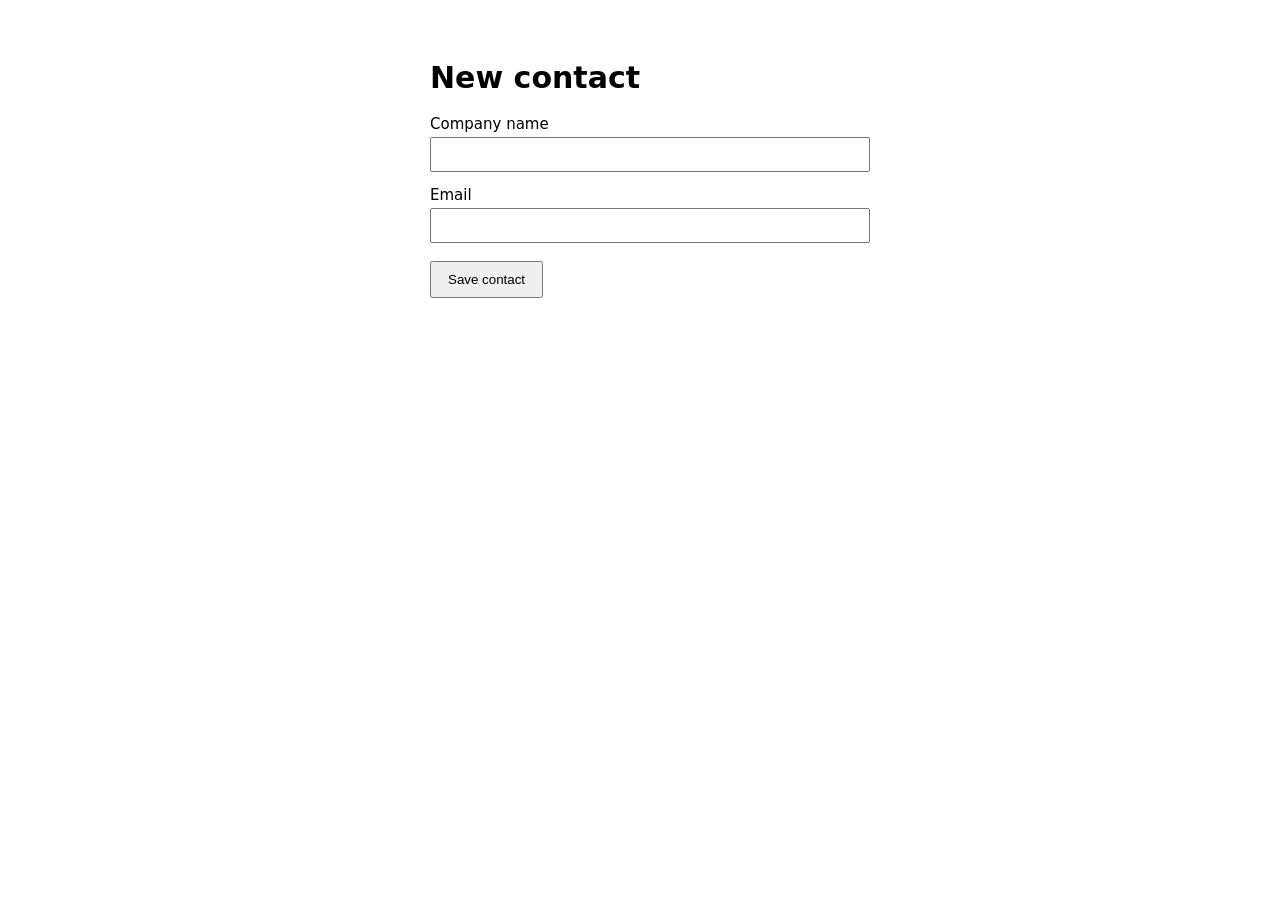
<file: fixtures/fake-crm.html>
<!doctype html><meta charset="utf-8"><title>Acme CRM</title>
<style>body{font:15px system-ui;max-width:420px;margin:60px auto}
label{display:block;margin:14px 0 4px}input{width:100%;padding:8px}
button{margin-top:18px;padding:9px 16px}#done{display:none;margin-top:20px;color:#137333}</style>
<h1>New contact</h1>
<form onsubmit="event.preventDefault();document.getElementById('done').style.display='block';
document.getElementById('ref').textContent='CRM-'+Math.floor(Math.random()*9000+1000)">
<label for="c">Company name</label><input id="c">
<label for="e">Email</label><input id="e">
<button type="submit">Save contact</button></form>
<div id="done">Contact saved. Reference <span id="ref"></span></div>
</file>
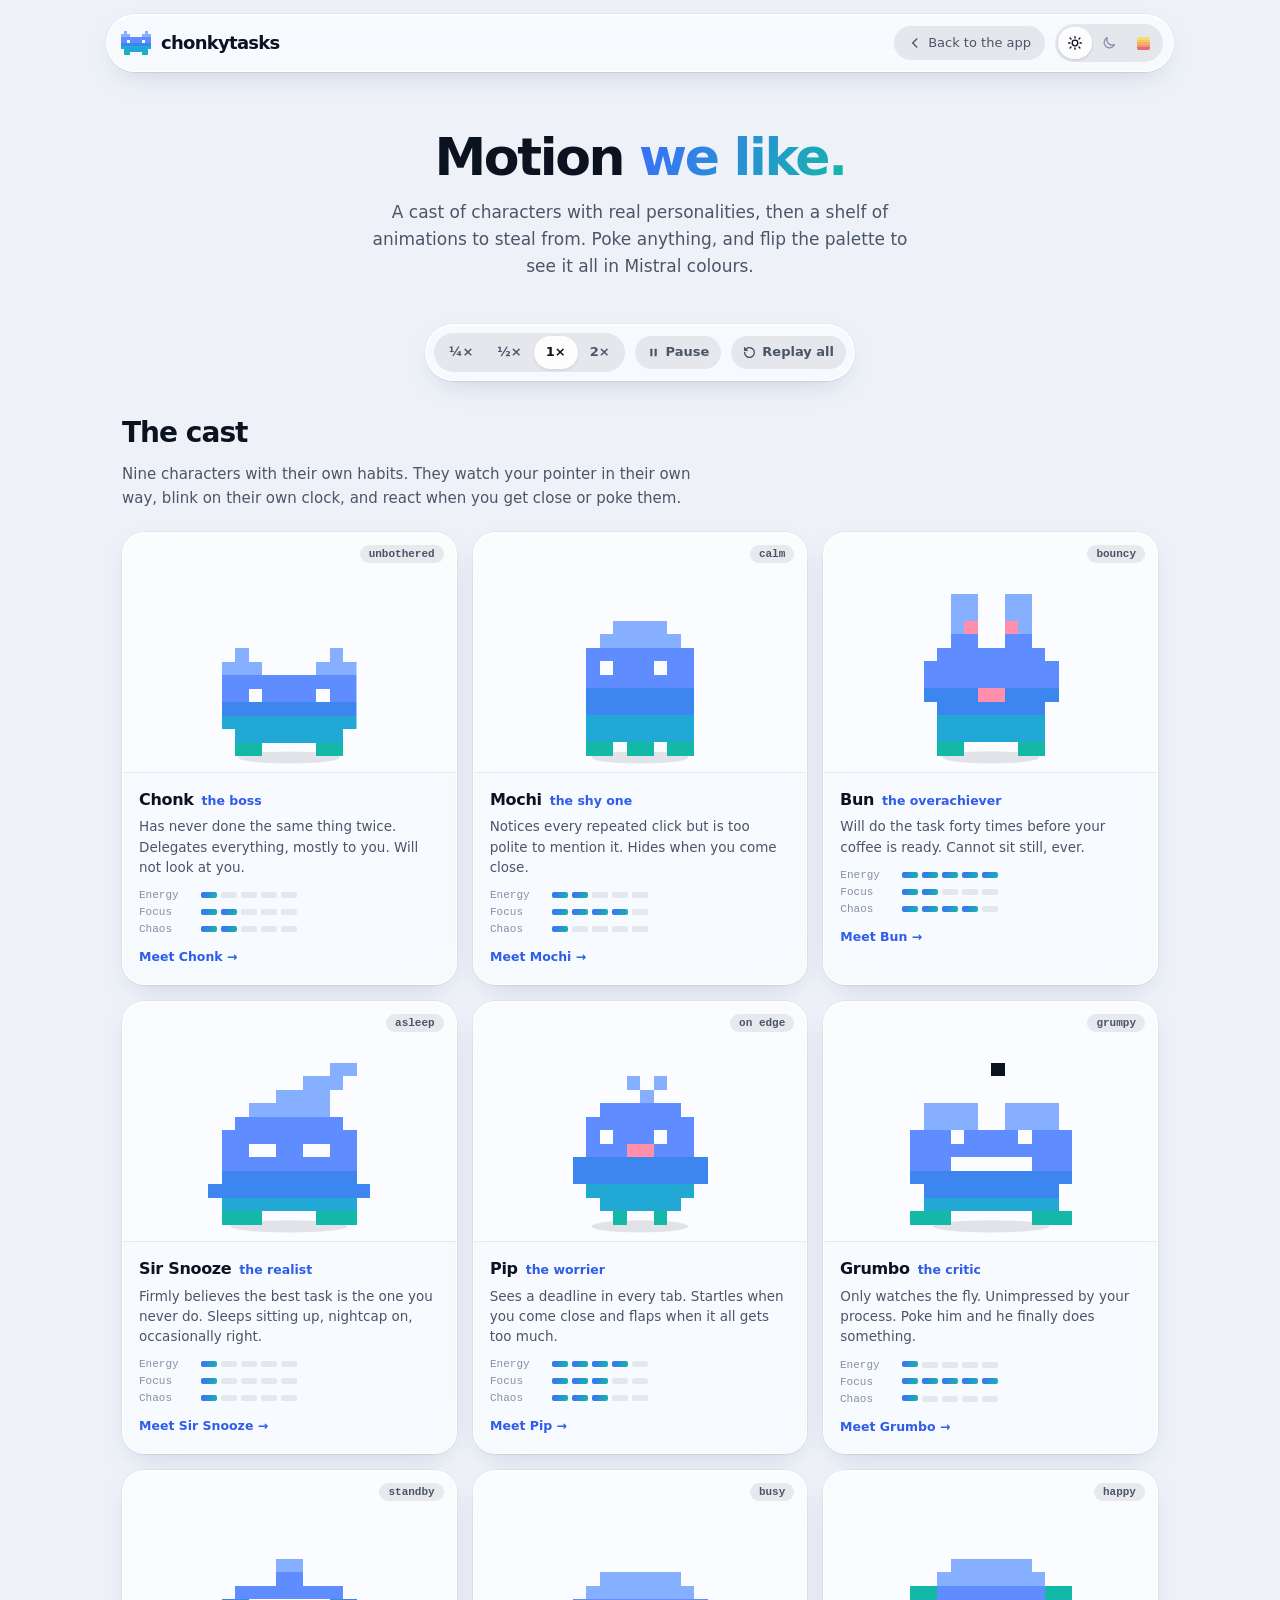
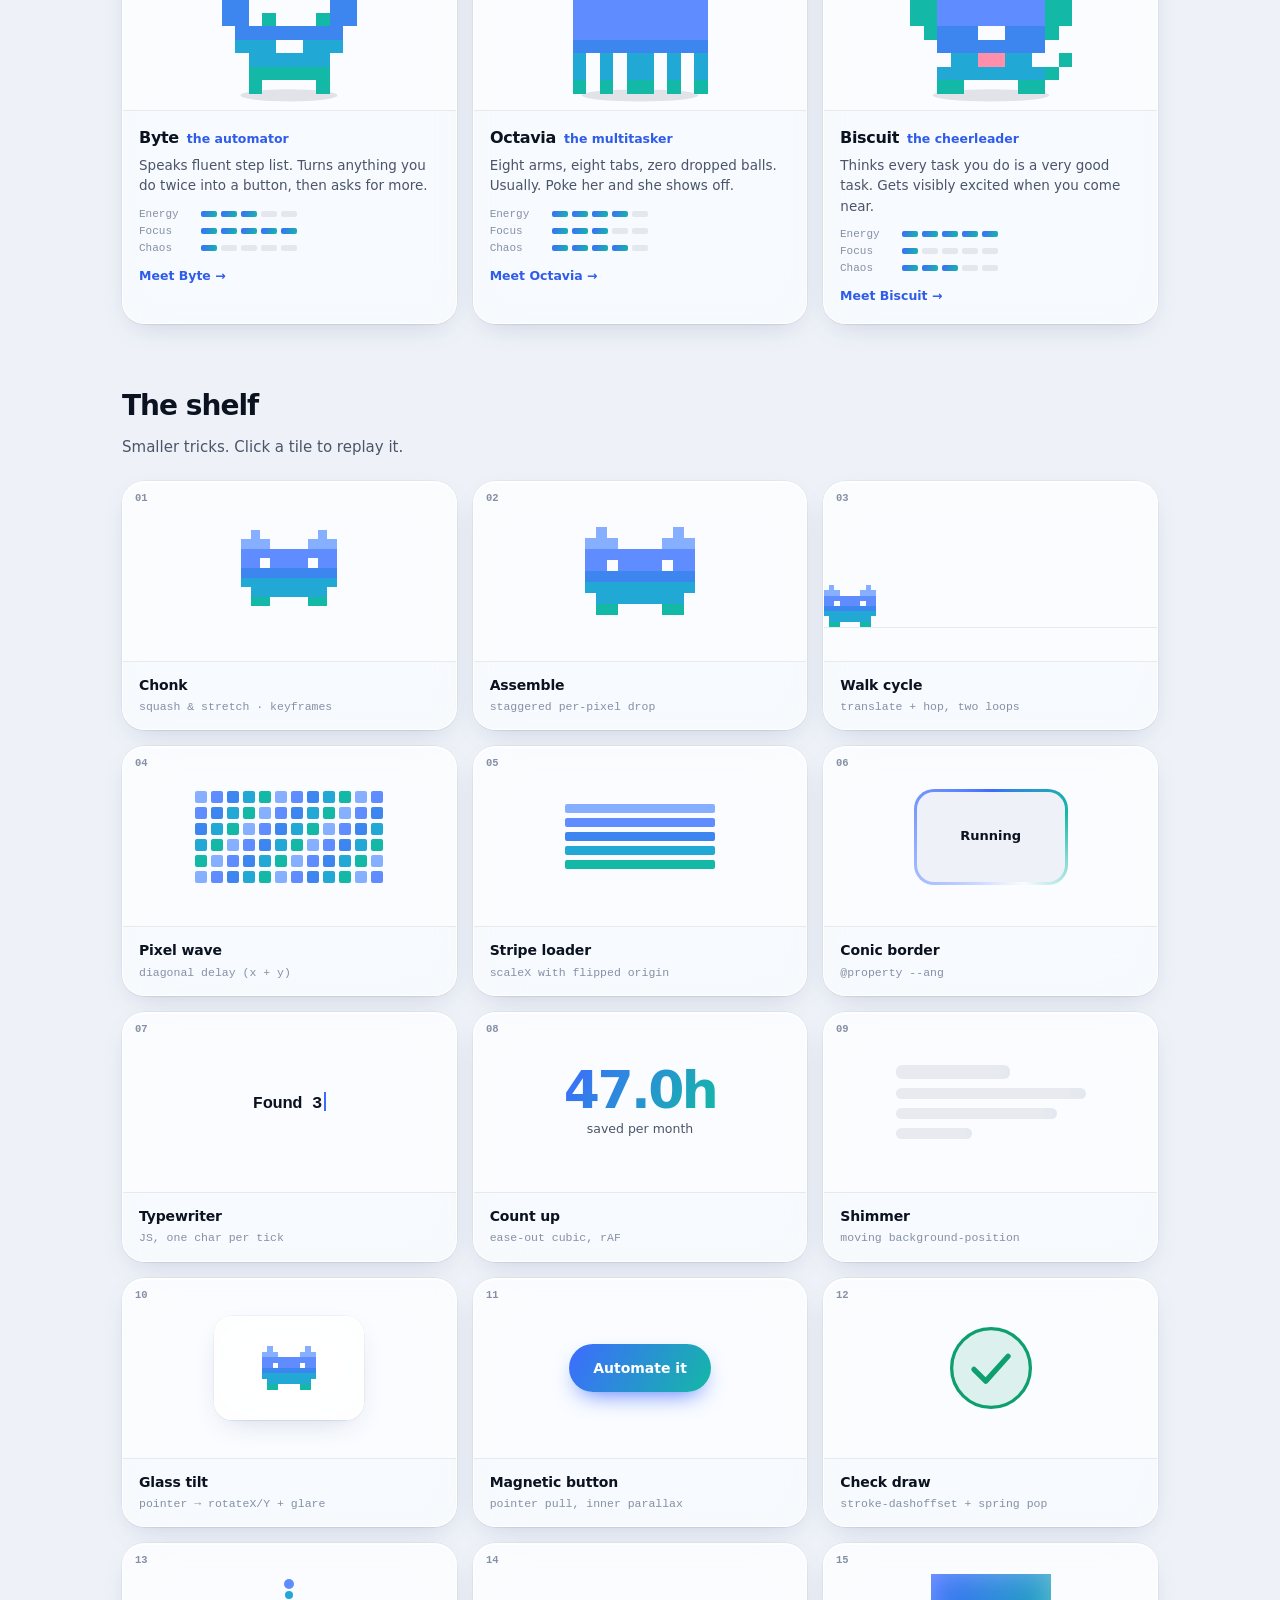
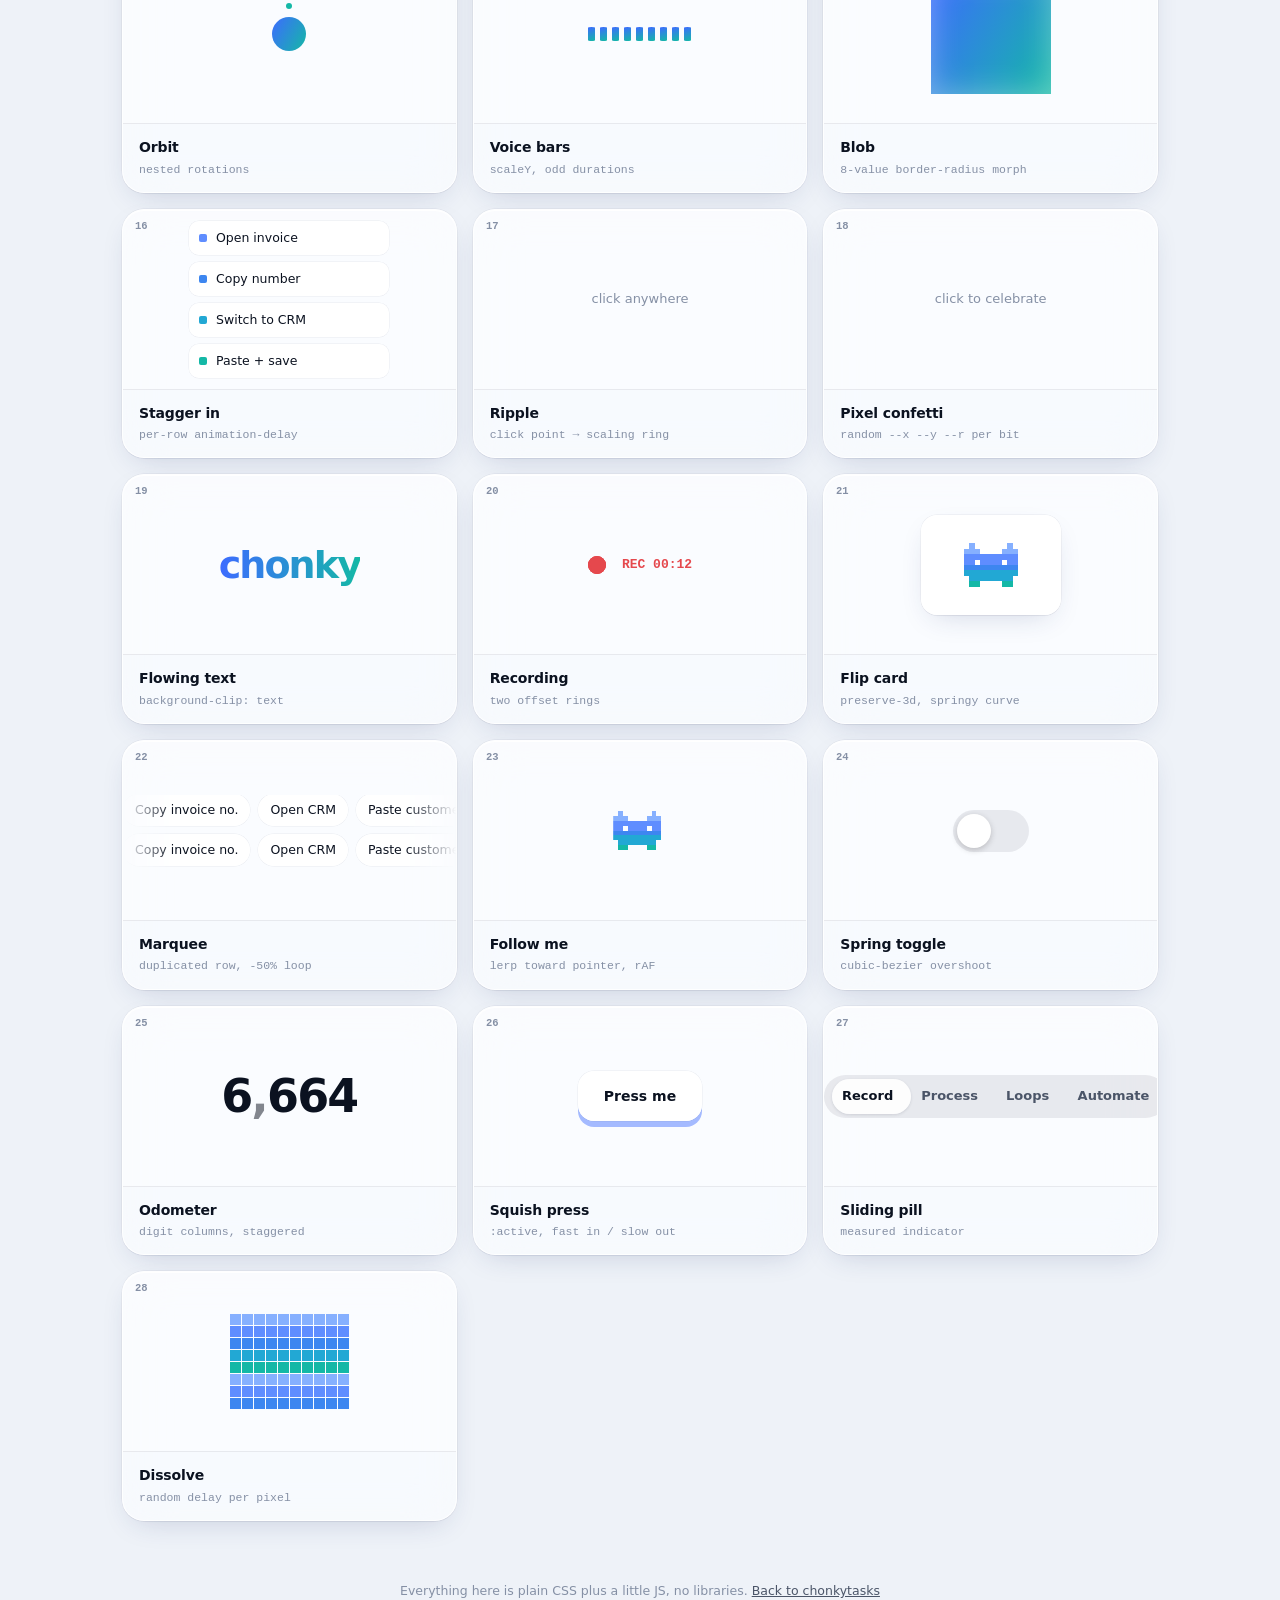
<file: ui/motion.html>
<!doctype html>
<html lang="en"><head><meta charset="utf-8">
<meta name="viewport" content="width=device-width,initial-scale=1">
<title>chonkytasks motion</title>
<meta name="description" content="A cast of pixel characters with their own personalities and a shelf of animations we like, in the chonkytasks palettes.">
<meta name="color-scheme" content="light dark">
<link rel="icon" type="image/svg+xml" href="/brand/mark-aqua-light.svg">
<link rel="help" type="text/plain" href="/llms.txt" title="How this app and page are organised">
<!-- For agents: everything here is rendered by the script at the bottom.
     CAST   the pixel characters. id, name, role, desc, habits, lines, px.map (digits 0-4 = palette
            bands, "." empty, "p" pink), px.parts (named groups that animate), px.eyes, click/near reactions.
            Each has a page at /motion.html#cast/<id>.
     T      the animation shelf tiles.
     Styles: "the cast" and "one page per character" blocks; per-character rules are .pup-<id>. -->
<script>
/* Same appearance switch as the app, same saved choice. */
function applyView(v){const r=document.documentElement;
  if(v==='light'||v==='dark') r.dataset.theme=v; else delete r.dataset.theme;
  if(v==='mistral') r.dataset.palette='mistral'; else delete r.dataset.palette;
  const l=document.querySelector('link[rel=icon]'); if(l) l.href='/brand/mark-'+(v==='mistral'?'mistral':'aqua')+'-light.svg';}
try{let v=localStorage.getItem('ct-view');const q=new URLSearchParams(location.search).get('palette');
  if(q==='mistral') v='mistral'; else if(q==='aqua'&&v==='mistral') v=null; applyView(v);}catch(e){}
</script>
<style>
/* ---- shared with index.html: palettes, glass, header ---- */
@property --ang{syntax:'<angle>';inherits:false;initial-value:0deg}
:root{
  /* palette "aqua" (default) */
  --bg:#eef2f8;
  --b1:#9cc3ff; --b2:#8fe3d3; --b3:#c4cdfb; --blob-o:.75;
  --glass:rgba(255,255,255,.58); --glass2:rgba(255,255,255,.78); --glass3:rgba(255,255,255,.9);
  --stroke:rgba(255,255,255,.85); --edge:rgba(15,23,42,.07); --hi:rgba(255,255,255,.95);
  --ink:#0b1220; --dim:#4b5568; --faint:#8590a5; --line:rgba(15,23,42,.08);
  --a1:#3d6bff; --a2:#14b8a6; --atext:#2f5ce8;
  --grad:linear-gradient(120deg,#3d6bff,#14b8a6);
  --stripes:linear-gradient(90deg,#4a7bff,#2f9ff0 50%,#1fc8b4);
  --ok:#0e9f6e; --ok-soft:rgba(14,159,110,.12);
  --warn:#b8770b; --warn-soft:rgba(184,119,11,.12);
  --bad:#e0484d; --bad-soft:rgba(224,72,77,.1);
  --shadow:0 1px 1px rgba(15,23,42,.04),0 10px 30px -12px rgba(30,50,110,.22);
  --log-bg:rgba(11,18,32,.88); --log-ink:#a7f3d0;
  --rec:#e5484d;
  --sans:-apple-system,BlinkMacSystemFont,"SF Pro Text","SF Pro Display",Inter,"Segoe UI",system-ui,sans-serif;
  --mono:ui-monospace,"SF Mono",SFMono-Regular,Menlo,monospace;
  --r:22px; --ease:cubic-bezier(.22,1,.36,1);
}
@media (prefers-color-scheme:dark){:root:not([data-theme="light"]){
  --bg:#05070d;
  --b1:#1b3fb0; --b2:#0b6d66; --b3:#2c2a80; --blob-o:.55;
  --glass:rgba(255,255,255,.045); --glass2:rgba(255,255,255,.075); --glass3:rgba(255,255,255,.11);
  --stroke:rgba(255,255,255,.1); --edge:rgba(0,0,0,.4); --hi:rgba(255,255,255,.09);
  --ink:#eef2fa; --dim:#a4aec4; --faint:#6b7590; --line:rgba(255,255,255,.08);
  --a1:#6c90ff; --a2:#2dd4bf; --atext:#8ea9ff;
  --grad:linear-gradient(120deg,#6c90ff,#2dd4bf);
  --ok:#3ddc97; --ok-soft:rgba(61,220,151,.12);
  --warn:#f5b544; --warn-soft:rgba(245,181,68,.12);
  --bad:#ff6b6b; --bad-soft:rgba(255,107,107,.1);
  --shadow:0 1px 1px rgba(0,0,0,.3),0 18px 40px -16px rgba(0,0,0,.6);
  --log-bg:rgba(0,0,0,.45);
}}
:root[data-theme="dark"]{
  --bg:#05070d;
  --b1:#1b3fb0; --b2:#0b6d66; --b3:#2c2a80; --blob-o:.55;
  --glass:rgba(255,255,255,.045); --glass2:rgba(255,255,255,.075); --glass3:rgba(255,255,255,.11);
  --stroke:rgba(255,255,255,.1); --edge:rgba(0,0,0,.4); --hi:rgba(255,255,255,.09);
  --ink:#eef2fa; --dim:#a4aec4; --faint:#6b7590; --line:rgba(255,255,255,.08);
  --a1:#6c90ff; --a2:#2dd4bf; --atext:#8ea9ff;
  --grad:linear-gradient(120deg,#6c90ff,#2dd4bf);
  --ok:#3ddc97; --ok-soft:rgba(61,220,151,.12);
  --warn:#f5b544; --warn-soft:rgba(245,181,68,.12);
  --bad:#ff6b6b; --bad-soft:rgba(255,107,107,.1);
  --shadow:0 1px 1px rgba(0,0,0,.3),0 18px 40px -16px rgba(0,0,0,.6);
  --log-bg:rgba(0,0,0,.45);
}
/* palette "mistral": warm stripes, cream paper, blockier corners */
:root[data-palette="mistral"]{
  --bg:#fff8ec;
  --b1:#ffd800; --b2:#ff8205; --b3:#fa500f; --blob-o:.34;
  --glass:rgba(255,253,248,.58); --glass2:rgba(255,253,248,.8); --glass3:rgba(255,255,255,.96);
  --stroke:rgba(255,255,255,.9); --edge:rgba(60,30,0,.08); --hi:rgba(255,255,255,.95);
  --ink:#1c140a; --dim:#6b5a45; --faint:#a3907a; --line:rgba(60,30,0,.08);
  --a1:#fa500f; --a2:#ff8205; --atext:#d63f00;
  --grad:linear-gradient(120deg,#ff8205,#fa500f 55%,#e10500);
  --stripes:linear-gradient(90deg,#ffd800 0 20%,#ffaf00 20% 40%,#ff8205 40% 60%,#fa500f 60% 80%,#e10500 80%);
  --ok:#1f8a4c; --ok-soft:rgba(31,138,76,.12);
  --warn:#b26a00; --warn-soft:rgba(178,106,0,.12);
  --bad:#d92d20; --bad-soft:rgba(217,45,32,.09);
  --shadow:0 1px 1px rgba(60,30,0,.05),0 12px 32px -14px rgba(120,50,0,.28);
  --log-bg:rgba(28,20,10,.9); --log-ink:#ffd38a;
  --rec:#e10500; --r:16px;
}
@media (prefers-color-scheme:dark){:root[data-palette="mistral"]:not([data-theme="light"]){
  --bg:#100b06;
  --b1:#ff8205; --b2:#e10500; --b3:#ffaf00; --blob-o:.24;
  --glass:rgba(255,236,210,.045); --glass2:rgba(255,236,210,.075); --glass3:rgba(255,236,210,.11);
  --stroke:rgba(255,236,210,.1); --edge:rgba(0,0,0,.45); --hi:rgba(255,236,210,.08);
  --ink:#fff4e3; --dim:#c4ae93; --faint:#7f6c57; --line:rgba(255,236,210,.08);
  --a1:#ff6a1f; --a2:#ffaf00; --atext:#ffa24d;
  --grad:linear-gradient(120deg,#ffc400,#ff8205 45%,#fa500f);
  --ok:#4ade80; --ok-soft:rgba(74,222,128,.12);
  --warn:#ffcf4d; --warn-soft:rgba(255,207,77,.12);
  --bad:#ff6b5b; --bad-soft:rgba(255,107,91,.1);
  --shadow:0 1px 1px rgba(0,0,0,.3),0 18px 40px -16px rgba(0,0,0,.65);
  --log-bg:rgba(0,0,0,.45);
}}
:root[data-palette="mistral"][data-theme="dark"]{
  --bg:#100b06;
  --b1:#ff8205; --b2:#e10500; --b3:#ffaf00; --blob-o:.24;
  --glass:rgba(255,236,210,.045); --glass2:rgba(255,236,210,.075); --glass3:rgba(255,236,210,.11);
  --stroke:rgba(255,236,210,.1); --edge:rgba(0,0,0,.45); --hi:rgba(255,236,210,.08);
  --ink:#fff4e3; --dim:#c4ae93; --faint:#7f6c57; --line:rgba(255,236,210,.08);
  --a1:#ff6a1f; --a2:#ffaf00; --atext:#ffa24d;
  --grad:linear-gradient(120deg,#ffc400,#ff8205 45%,#fa500f);
  --ok:#4ade80; --ok-soft:rgba(74,222,128,.12);
  --warn:#ffcf4d; --warn-soft:rgba(255,207,77,.12);
  --bad:#ff6b5b; --bad-soft:rgba(255,107,91,.1);
  --shadow:0 1px 1px rgba(0,0,0,.3),0 18px 40px -16px rgba(0,0,0,.65);
  --log-bg:rgba(0,0,0,.45);
}
:root[data-palette="mistral"] :is(.eyebrow i,.badge,.opt .ic){border-radius:4px}
:root[data-palette="mistral"] .pbar i{border-radius:0}
/* cat colours per palette */
:root{--px0:#86b0ff;--px1:#5f8dff;--px2:#3d86f0;--px3:#22a8d4;--px4:#14b8a6}
:root[data-palette="mistral"]{--px0:#FFD800;--px1:#FFAF00;--px2:#FF8205;--px3:#FA500F;--px4:#E10500}
.cat .b0{fill:var(--px0)}.cat .b1{fill:var(--px1)}.cat .b2{fill:var(--px2)}.cat .b3{fill:var(--px3)}.cat .b4{fill:var(--px4)}
.cat rect{transition:fill .5s}
.herocat{display:inline-block;margin-bottom:24px}
.herocat .cat{width:64px;height:52px;display:block;transform-origin:50% 100%;animation:chonk 3.2s var(--ease) infinite}
.herocat .lid{opacity:0;animation:blink 4.6s steps(1) infinite}
@keyframes chonk{0%,70%,100%{transform:none}78%{transform:scale(1.08,.9)}86%{transform:translateY(-5px) scale(.96,1.05)}93%{transform:scale(1.03,.97)}}
@keyframes blink{0%,91%,96%,100%{opacity:0}92%,95%{opacity:1}}
/* appearance switch */
.views{position:relative;display:flex;padding:3px;border-radius:999px;background:var(--line);flex:none}
.views button{position:relative;z-index:1;width:34px;height:32px;border:0;background:none;border-radius:999px;
  display:grid;place-items:center;cursor:pointer;color:var(--faint);transition:color .25s}
.views button:hover,.views button[aria-checked=true]{color:var(--ink)}
.views svg{width:16px;height:16px}
.views [data-view=mistral] svg{width:13px;height:13px;border-radius:2px;opacity:.55;transition:opacity .25s}
.views [data-view=mistral]:hover svg,.views [data-view=mistral][aria-checked=true] svg{opacity:1}
.vind{position:absolute;top:3px;left:3px;width:34px;height:32px;border-radius:999px;background:var(--glass3);
  box-shadow:0 1px 3px rgba(15,23,42,.15),inset 0 1px 0 var(--hi);transition:transform .45s var(--ease)}
*{box-sizing:border-box}
html{scroll-behavior:smooth;scroll-padding-top:96px;background:var(--bg)}
body{margin:0;background:var(--bg);color:var(--ink);font:15px/1.6 var(--sans);
  -webkit-font-smoothing:antialiased;min-height:100vh;transition:background .4s,color .4s}
.wrap{max-width:1100px;margin:0 auto;padding:0 32px}
button{font:inherit;color:inherit}
:focus-visible{outline:2px solid var(--a1);outline-offset:3px;border-radius:10px}
.hide{display:none!important}
.sr{position:absolute;width:1px;height:1px;overflow:hidden;clip:rect(0 0 0 0);white-space:nowrap}
::selection{background:color-mix(in srgb,var(--a1) 30%,transparent)}

/* ---------- ambient background ---------- */
/* Static on purpose: soft colour comes from plain radial gradients, no blur
   filter and no animation, so the glass cards on top never need re-blurring
   while nothing moves. (An animated, blurred version used ~50% CPU.) */
.aurora{position:fixed;inset:0;z-index:-1;pointer-events:none;opacity:var(--blob-o);
  background:
    radial-gradient(42vw 42vw at 8% 0%,var(--b1),transparent 70%),
    radial-gradient(38vw 38vw at 100% 30%,var(--b2),transparent 70%),
    radial-gradient(36vw 36vw at 45% 105%,var(--b3),transparent 70%)}

/* ---------- glass ---------- */
.glass{background:var(--glass);border:1px solid var(--stroke);border-radius:var(--r);
  -webkit-backdrop-filter:blur(24px) saturate(180%);backdrop-filter:blur(24px) saturate(180%);
  box-shadow:inset 0 1px 0 var(--hi),0 0 0 .5px var(--edge),var(--shadow)}

/* ---------- header ---------- */
header{position:sticky;top:14px;z-index:30;padding:0 16px}
.hb{max-width:1068px;margin:0 auto;display:flex;align-items:center;gap:10px;height:58px;
  padding:0 10px 0 14px;border-radius:999px}
.brand{display:flex;align-items:center;gap:10px;text-decoration:none;color:var(--ink);flex:none}
.brand svg{width:30px;height:24px;transition:transform .5s var(--ease)}
.brand:hover svg{transform:translateY(-2px) scale(1.06,.94)}
.brand b{font-size:18px;font-weight:760;letter-spacing:-.04em}
nav{position:relative;display:flex;gap:2px;margin:0 8px 0 auto;padding:4px;border-radius:999px;
  background:var(--line)}
nav a{position:relative;z-index:1;color:var(--dim);text-decoration:none;font-size:13px;font-weight:520;
  padding:6px 13px;border-radius:999px;white-space:nowrap;display:flex;align-items:center;gap:7px;transition:color .2s}
nav a:hover,nav a.on{color:var(--ink)}
nav a i{width:6px;height:6px;border-radius:50%;background:var(--faint);opacity:.5;transition:.3s}
nav a.done i{background:var(--ok);opacity:1;box-shadow:0 0 0 3px var(--ok-soft)}
#ind{position:absolute;top:4px;left:0;height:calc(100% - 8px);border-radius:999px;
  background:var(--glass3);box-shadow:0 1px 3px rgba(15,23,42,.12),inset 0 1px 0 var(--hi);
  transition:transform .45s var(--ease),width .45s var(--ease),opacity .3s;opacity:0}

/* ---------- motion page ---------- */
.grad{background:var(--grad);-webkit-background-clip:text;background-clip:text;color:transparent}
.back{display:flex;align-items:center;gap:6px;margin-left:auto;color:var(--dim);text-decoration:none;font-size:13px;font-weight:540;
  padding:7px 14px;border-radius:999px;background:var(--line);transition:color .2s,background .2s}
.back:hover{color:var(--ink);background:var(--glass3)}
.back svg{width:14px;height:14px;transition:transform .35s var(--ease)}
.back:hover svg{transform:translateX(-3px)}
.mhero{padding:72px 0 18px;text-align:center}
.mhero h1{font-size:52px;line-height:1.05;letter-spacing:-.045em;margin:0 0 14px;font-weight:760}
.mhero p{color:var(--dim);font-size:17px;max-width:52ch;margin:0 auto}
.bar{position:sticky;top:84px;z-index:20;display:flex;flex-wrap:wrap;gap:10px;align-items:center;justify-content:center;
  margin:26px auto 30px;padding:8px;border-radius:999px;width:max-content;max-width:100%}
.seg2{display:flex;padding:3px;border-radius:999px;background:var(--line)}
.seg2 button,.btn{border:0;background:none;cursor:pointer;font-size:13px;font-weight:560;color:var(--dim);
  padding:6px 12px;border-radius:999px;transition:color .2s,background .25s}
.seg2 button[aria-pressed=true]{background:var(--glass3);color:var(--ink);box-shadow:0 1px 3px rgba(15,23,42,.12)}
.btn{background:var(--line);display:flex;align-items:center;gap:6px}
.btn:hover{color:var(--ink);background:var(--glass3)}
.btn svg{width:13px;height:13px}
.note{text-align:center;color:var(--warn);font-size:13px;margin:-14px 0 24px}
.grid{display:grid;grid-template-columns:repeat(auto-fill,minmax(250px,1fr));gap:16px;padding-bottom:40px}
.tile{display:flex;flex-direction:column;overflow:hidden;padding:0}
.stage{position:relative;height:180px;display:grid;place-items:center;overflow:hidden;cursor:pointer;
  border-bottom:1px solid var(--line);background:color-mix(in srgb,var(--glass3) 40%,transparent)}
.stage:focus-visible{outline-offset:-3px}
.cap{padding:12px 16px 14px}
.cap b{display:block;font-size:14px;font-weight:650;letter-spacing:-.01em}
.cap span{display:block;color:var(--faint);font:11.5px/1.5 var(--mono);margin-top:2px}
.ix{position:absolute;top:10px;left:12px;font:600 10.5px var(--mono);color:var(--faint)}
.hintc{position:absolute;bottom:8px;right:12px;font-size:11px;color:var(--faint);opacity:0;transition:opacity .3s}
.stage:hover .hintc{opacity:1}
.cat .b0{fill:var(--px0)}
.pupil{fill:var(--ink)}
@keyframes spin{to{--ang:360deg}}
@keyframes fadeUp{from{opacity:0;transform:translateY(14px)}}

/* 1 chonk */
.a-chonk .cat{width:96px;height:78px;transform-origin:50% 100%;animation:chonk 3.2s var(--ease) infinite}
.a-chonk .lid{opacity:0;animation:blink 4.6s steps(1) infinite}
/* 2 assemble */
.a-build .cat{width:110px;height:88px;overflow:visible}
.a-build.go rect{animation:drop .7s var(--ease) both;animation-delay:calc(var(--k)*28ms)}
@keyframes drop{from{opacity:0;transform:translate(calc(var(--rx)*1px),-14px) rotate(90deg)}}
.a-build rect{transform-box:fill-box;transform-origin:center}
/* 3 walk */
.a-walk .walker{position:absolute;bottom:34px;left:0;animation:walk 6s linear infinite}
.a-walk .walker .cat{width:52px;height:42px;display:block;animation:hop .3s ease-in-out infinite alternate}
.a-walk .floor{position:absolute;left:0;right:0;bottom:33px;height:1px;background:var(--line)}
@keyframes walk{from{transform:translateX(-70px)}to{transform:translateX(330px)}}
@keyframes hop{to{transform:translateY(-5px) scale(1.04,.96)}}
/* 4 pixel wave */
.wave{display:grid;grid-template-columns:repeat(12,12px);gap:4px}
.wave i{width:12px;height:12px;border-radius:2px;background:var(--c);animation:wave 1.8s var(--ease) infinite;
  animation-delay:calc(var(--d)*70ms)}
@keyframes wave{0%,60%,100%{transform:scale(.35);opacity:.35}25%{transform:scale(1);opacity:1}}
/* 5 stripes loader */
.stripes{display:grid;gap:5px;width:150px}
.stripes i{height:9px;border-radius:2px;background:var(--c);transform-origin:left;animation:stripe 1.6s var(--ease) infinite;
  animation-delay:calc(var(--d)*110ms)}
@keyframes stripe{0%{transform:scaleX(0)}45%,60%{transform:scaleX(1);transform-origin:left}61%{transform-origin:right}100%{transform:scaleX(0);transform-origin:right}}
/* 6 conic border */
.ring{position:relative;width:150px;height:92px;border-radius:18px;display:grid;place-items:center;font-weight:650;font-size:13px;isolation:isolate}
.ring::before{content:"";position:absolute;inset:-2px;border-radius:20px;z-index:-2;
  background:conic-gradient(from var(--ang),var(--a1),var(--a2),transparent 40%,var(--a1));animation:spin 3s linear infinite}
.ring::after{content:"";position:absolute;inset:1px;border-radius:17px;z-index:-1;background:var(--bg)}
/* 7 typewriter */
.tw{font:600 17px var(--mono);letter-spacing:-.02em;padding:0 18px;text-align:center}
.tw::after{content:"";display:inline-block;width:2px;height:1.1em;margin-left:2px;vertical-align:-3px;background:var(--a1);animation:caret 1s steps(1) infinite}
@keyframes caret{50%{opacity:0}}
/* 8 count */
.count{text-align:center}
.count b{display:block;font-size:52px;font-weight:760;letter-spacing:-.05em;line-height:1}
.count small{color:var(--dim);font-size:12.5px}
/* 9 shimmer */
.sk{width:190px;display:grid;gap:9px}
.sk i{height:11px;border-radius:6px;background:linear-gradient(90deg,var(--line) 0 30%,color-mix(in srgb,var(--a1) 22%,transparent) 50%,var(--line) 70% 100%);
  background-size:300% 100%;animation:shim 1.6s linear infinite}
.sk i:nth-child(1){width:60%;height:14px}.sk i:nth-child(3){width:85%}.sk i:nth-child(4){width:40%}
@keyframes shim{from{background-position:100% 0}to{background-position:0 0}}
/* 10 tilt */
.a-tilt{perspective:700px}
.tiltc{width:150px;height:104px;border-radius:18px;display:grid;place-items:center;position:relative;overflow:hidden;
  transform:rotateX(var(--rx,0deg)) rotateY(var(--ry,0deg));transition:transform .5s var(--ease)}
.tiltc .cat{width:54px;height:44px}
.tiltc::after{content:"";position:absolute;inset:0;pointer-events:none;
  background:radial-gradient(160px circle at var(--gx,50%) var(--gy,50%),rgba(255,255,255,.55),transparent 55%);opacity:var(--go,0);transition:opacity .3s}
/* 11 magnetic */
.mag{border:0;cursor:pointer;color:#fff;font-weight:650;font-size:14px;padding:13px 24px;border-radius:999px;background:var(--grad);
  box-shadow:0 10px 24px -10px var(--a1);transform:translate(var(--mx,0),var(--my,0));transition:transform .4s var(--ease)}
.mag span{display:inline-block;transform:translate(calc(var(--mx,0px)*.4),calc(var(--my,0px)*.4));transition:transform .4s var(--ease)}
/* 12 check */
.chk{width:84px;height:84px}
.chk circle{fill:var(--ok-soft);stroke:var(--ok);stroke-width:2.5;stroke-dasharray:189;stroke-dashoffset:189}
.chk path{fill:none;stroke:var(--ok);stroke-width:4;stroke-linecap:round;stroke-linejoin:round;stroke-dasharray:40;stroke-dashoffset:40}
.a-check.go .chk{animation:pop .5s .75s cubic-bezier(.34,1.56,.64,1) both}
.a-check.go .chk circle{animation:dash .6s var(--ease) forwards}
.a-check.go .chk path{animation:dash .35s .5s var(--ease) forwards}
@keyframes dash{to{stroke-dashoffset:0}}
@keyframes pop{50%{transform:scale(1.14)}}
/* 13 orbit */
.orbit{position:relative;width:110px;height:110px}
.orbit i{position:absolute;inset:0;animation:spin2 var(--t) linear infinite}
.orbit i::before{content:"";position:absolute;top:var(--o);left:50%;width:var(--s);height:var(--s);margin-left:calc(var(--s)/-2);border-radius:50%;background:var(--c)}
.orbit b{position:absolute;inset:38px;border-radius:50%;background:var(--grad);animation:breathe 2.4s ease-in-out infinite}
@keyframes spin2{to{transform:rotate(1turn)}}
@keyframes breathe{50%{transform:scale(.8)}}
/* 14 equalizer */
.eq{display:flex;gap:5px;align-items:center;height:70px}
.eq i{width:7px;height:100%;border-radius:4px;background:var(--grad);transform:scaleY(.2);animation:eq var(--t) ease-in-out infinite alternate}
@keyframes eq{to{transform:scaleY(1)}}
/* 15 blob */
.blob{width:120px;height:120px;background:var(--grad);animation:morph 8s ease-in-out infinite,spin2 16s linear infinite;
  box-shadow:inset 0 0 30px rgba(255,255,255,.35)}
@keyframes morph{0%,100%{border-radius:42% 58% 70% 30%/45% 45% 55% 55%}33%{border-radius:70% 30% 46% 54%/30% 29% 71% 70%}
  66%{border-radius:28% 72% 35% 65%/55% 62% 38% 45%}}
/* 16 stagger */
.list{width:200px;display:grid;gap:7px}
.list div{display:flex;align-items:center;gap:9px;padding:7px 10px;border-radius:10px;background:var(--glass3);font-size:12.5px;box-shadow:0 0 0 .5px var(--edge)}
.list div i{width:8px;height:8px;border-radius:2px;background:var(--c)}
.a-list.go .list div{animation:slide .6s var(--ease) both;animation-delay:calc(var(--d)*90ms)}
@keyframes slide{from{opacity:0;transform:translateX(-24px) scale(.96)}}
/* 17 ripple */
.rip{position:absolute;width:20px;height:20px;margin:-10px 0 0 -10px;border-radius:50%;border:2px solid var(--a1);pointer-events:none;
  animation:rip .9s var(--ease) forwards}
@keyframes rip{to{transform:scale(14);opacity:0}}
.a-ripple .lbl{color:var(--faint);font-size:13px;pointer-events:none}
/* 18 confetti */
.bit{position:absolute;left:50%;top:50%;width:8px;height:8px;background:var(--c);pointer-events:none;
  animation:burst 1.1s cubic-bezier(.2,.7,.3,1) forwards}
@keyframes burst{0%{transform:translate(-50%,-50%)}100%{transform:translate(var(--x),var(--y)) rotate(var(--r));opacity:0}}
/* 19 gradient text */
.flow{font-size:38px;font-weight:780;letter-spacing:-.05em;background:linear-gradient(90deg,var(--a1),var(--a2),var(--px0),var(--a1));
  background-size:300% 100%;-webkit-background-clip:text;background-clip:text;color:transparent;animation:flow 4s linear infinite}
@keyframes flow{to{background-position:300% 0}}
/* 20 rec pulse */
.rec{position:relative;width:18px;height:18px;border-radius:50%;background:var(--rec)}
.rec::before,.rec::after{content:"";position:absolute;inset:0;border-radius:50%;border:2px solid var(--rec);animation:ring 2s var(--ease) infinite}
.rec::after{animation-delay:1s}
@keyframes ring{to{transform:scale(4);opacity:0}}
.recwrap{display:flex;align-items:center;gap:16px;font:600 13px var(--mono);color:var(--rec)}
/* 21 flip */
.a-flip{perspective:800px}
.flip{width:140px;height:100px;position:relative;transform-style:preserve-3d;transition:transform .8s cubic-bezier(.34,1.4,.64,1)}
.a-flip.on .flip{transform:rotateY(180deg)}
.flip>div{position:absolute;inset:0;border-radius:16px;display:grid;place-items:center;backface-visibility:hidden;font-weight:650;font-size:13px}
.flip .fr{background:var(--glass3);box-shadow:0 0 0 .5px var(--edge),var(--shadow)}
.flip .fr .cat{width:54px;height:44px}
.flip .bk{background:var(--grad);color:#fff;transform:rotateY(180deg);text-align:center;padding:10px}
/* 22 marquee */
.marq{width:100%;overflow:hidden;-webkit-mask:linear-gradient(90deg,transparent,#000 15%,#000 85%,transparent);mask:linear-gradient(90deg,transparent,#000 15%,#000 85%,transparent)}
.marq div{display:flex;gap:8px;width:max-content;animation:marq 14s linear infinite}
.marq span{white-space:nowrap;font-size:12.5px;padding:6px 12px;border-radius:999px;background:var(--glass3);box-shadow:0 0 0 .5px var(--edge)}
.marq .r{animation-direction:reverse;margin-top:8px}
@keyframes marq{to{transform:translateX(-50%)}}
/* 23 follow */
.a-follow{cursor:none}
.follower{position:absolute;left:0;top:0;pointer-events:none}
.follower .cat{width:48px;height:40px;display:block;transition:transform .3s var(--ease)}
.follower.l .cat{transform:scaleX(-1)}
/* 24 toggle */
.tog{width:76px;height:42px;border-radius:999px;background:var(--line);position:relative;border:0;cursor:pointer;transition:background .4s}
.tog::after{content:"";position:absolute;top:4px;left:4px;width:34px;height:34px;border-radius:50%;background:#fff;
  box-shadow:0 2px 6px rgba(0,0,0,.2);transition:transform .55s cubic-bezier(.34,1.56,.64,1),width .2s}
.tog:active::after{width:42px}
.tog[aria-checked=true]{background:var(--a1)}
.tog[aria-checked=true]::after{transform:translateX(34px)}
.tog[aria-checked=true]:active::after{transform:translateX(26px)}
/* 25 odometer */
.odo{display:flex;font:760 46px/1 var(--sans);letter-spacing:-.04em;font-variant-numeric:tabular-nums}
.odo .col{height:1em;overflow:hidden}
.odo .col div{display:flex;flex-direction:column;transition:transform 1.2s cubic-bezier(.22,1,.36,1);transition-delay:calc(var(--d)*80ms);
  transform:translateY(calc(var(--n)*-1em))}
.odo .sep{opacity:.5}
/* 26 squish */
.squish{border:0;cursor:pointer;font-weight:650;font-size:14px;padding:14px 26px;border-radius:16px;color:var(--ink);background:var(--glass3);
  box-shadow:0 0 0 .5px var(--edge),0 6px 0 color-mix(in srgb,var(--a1) 45%,transparent);transition:transform .5s cubic-bezier(.34,1.8,.64,1),box-shadow .5s}
.squish:active{transform:translateY(5px) scale(.97,.94);box-shadow:0 0 0 .5px var(--edge),0 1px 0 color-mix(in srgb,var(--a1) 45%,transparent);transition-duration:.08s}
/* 27 tabs */
.tabs{position:relative;display:flex;padding:4px;border-radius:999px;background:var(--line)}
.tabs button{position:relative;z-index:1;border:0;background:none;cursor:pointer;font-size:13px;font-weight:560;color:var(--dim);padding:7px 14px;border-radius:999px}
.tabs button[aria-selected=true]{color:var(--ink)}
.tabs .pill{position:absolute;top:4px;height:calc(100% - 8px);border-radius:999px;background:var(--glass3);
  box-shadow:0 1px 3px rgba(15,23,42,.12);transition:transform .5s cubic-bezier(.34,1.3,.64,1),width .5s cubic-bezier(.34,1.3,.64,1)}
/* 28 dissolve */
.diss{display:grid;grid-template-columns:repeat(10,11px);gap:1px}
.diss i{width:11px;height:11px;background:var(--c);transition:transform .5s var(--ease),opacity .5s;transition-delay:calc(var(--r)*500ms)}
.a-diss.on .diss i{transform:scale(0) rotate(45deg);opacity:0}

/* ---------- the cast (pixel sprites, Chonk's style) ---------- */
.sh{font-size:28px;letter-spacing:-.035em;margin:10px 0 6px;font-weight:700}
.shl{color:var(--dim);margin:0 0 22px;max-width:62ch;font-size:15px}
.cast{display:grid;grid-template-columns:repeat(auto-fill,minmax(290px,1fr));gap:16px;margin-bottom:60px}
.actor{padding:0;overflow:hidden;display:flex;flex-direction:column}
.astage{position:relative;height:240px;display:flex;align-items:flex-end;justify-content:center;cursor:pointer;overflow:hidden;
  border-bottom:1px solid var(--line);background:color-mix(in srgb,var(--glass3) 40%,transparent)}
.astage:focus-visible{outline-offset:-3px}
.pup{width:180px;height:180px;overflow:visible;margin-bottom:4px}
.pup g{transform-box:fill-box;transform-origin:50% 100%}
.pup .bp{fill:#ff8fab}
.pup .ink{fill:var(--ink)}
.shd{shape-rendering:auto;fill:color-mix(in srgb,var(--ink) 10%,transparent)}
.mood{position:absolute;top:12px;right:12px;font:600 11px var(--mono);padding:3px 9px;border-radius:999px;
  background:var(--line);color:var(--dim);transition:background .3s,color .3s}
.mood.flash{background:var(--a1);color:#fff}
.bubble{position:absolute;top:16px;left:50%;z-index:2;max-width:86%;padding:8px 13px;border-radius:12px;background:var(--glass3);
  color:var(--ink);font:600 12.5px var(--mono);white-space:nowrap;box-shadow:0 0 0 .5px var(--edge),var(--shadow);pointer-events:none;
  opacity:0;transform:translate(-50%,8px) scale(.7);transition:transform .45s cubic-bezier(.34,1.56,.64,1),opacity .2s}
.bubble::after{content:"";position:absolute;bottom:-5px;left:50%;width:10px;height:10px;background:inherit;transform:translateX(-50%) rotate(45deg)}
.bubble.on{opacity:1;transform:translate(-50%,0) scale(1)}
.bio{padding:14px 16px 16px}
.nm{display:flex;align-items:baseline;gap:8px}
.nm b{font-size:16px;letter-spacing:-.02em}
.nm span{color:var(--atext);font-size:12.5px;font-weight:600}
.bio p{margin:4px 0 12px;color:var(--dim);font-size:13.5px;line-height:1.5}
.traits{display:grid;gap:5px}
.tr{display:flex;align-items:center;gap:4px;font:11px var(--mono);color:var(--faint)}
.tr span{width:58px}
.tr i{width:16px;height:6px;border-radius:2px;background:var(--line)}
.tr i.on{background:var(--grad)}
:root[data-palette="mistral"] .tr i{border-radius:0}
/* eyes: two pixels, the empty one is where it looks */
.pup .ec.h{opacity:0}
.pup.blink .ec.h{opacity:1}
.heart{position:absolute;left:50%;bottom:140px;width:20px;height:16px;pointer-events:none;animation:heart 1.2s steps(8) forwards}
.heart rect{fill:#ff6b8b}
@keyframes heart{from{opacity:0;transform:translate(var(--x),0)}15%{opacity:1}to{opacity:0;transform:translate(calc(var(--x)*2.2),-80px)}}

/* chonk: the boss (unchanged) */
.pup-chonk .cat .lid{opacity:0;transition:opacity .2s}
.pup-chonk.blink .cat .lid{opacity:1}
.pup-chonk .body{transform-origin:50% 100%;animation:breath 4s ease-in-out infinite}
@keyframes breath{50%{transform:scale(1.03,.97)}}
.pup-chonk.stretch .body{animation:cstretch 1.1s var(--ease)}
@keyframes cstretch{30%{transform:scale(1.3,.78)}60%{transform:scale(.94,1.08)}}
/* mochi */
.pup-mochi .float{animation:pfloat 2.4s steps(1) infinite}
@keyframes pfloat{50%{transform:translateY(-1px)}}
.pup-mochi .sq{transition:transform .4s steps(3),opacity .4s}
.pup-mochi.shy .sq{transform:scale(1.1,.7);opacity:.5}
.pup-mochi .blush{opacity:0}
.pup-mochi.flustered .blush{opacity:1}
.pup-mochi.flustered .float{animation:shake .16s steps(1) 6}
@keyframes shake{50%{transform:translateX(1px)}}
/* bun */
.pup-bun .hop{animation:phop .5s steps(1) infinite}
@keyframes phop{0%{transform:scale(1.06,.94)}25%{transform:translateY(-1px)}50%{transform:translateY(-2px)}75%{transform:translateY(-1px)}}
.pup-bun.twL .earL{transform:translate(-1px,1px)}
.pup-bun.twR .earR{transform:translate(1px,1px)}
.pup-bun .spin{transform-origin:50% 60%}
.pup-bun.flip .spin{animation:bflip .9s var(--ease)}
@keyframes bflip{40%{transform:translateY(-4px) rotate(-200deg)}75%{transform:translateY(-1px) rotate(-360deg)}100%{transform:rotate(-360deg)}}
/* sir snooze */
.pup.pup-snooze:not(.awake) .ec{opacity:0}
.pup-snooze .breathe{animation:breath 4.5s ease-in-out infinite}
.pup-snooze .cap{animation:droop 5s steps(1) infinite}
@keyframes droop{50%{transform:translateX(1px)}}
.pup-snooze.awake .cap{animation:none;transform:translateY(-1px)}
.pup-snooze .z{opacity:0;animation:zz 3s steps(6) infinite}
.pup-snooze .z:nth-of-type(2){animation-delay:1s}.pup-snooze .z:nth-of-type(3){animation-delay:2s}
@keyframes zz{0%{opacity:0}20%{opacity:1}100%{opacity:0;transform:translate(-1.5px,-3px)}}
.pup-snooze.awake .z{animation:none;opacity:0}
/* pip */
.pup-pip .tilt{animation:ptilt 3s steps(1) infinite}
@keyframes ptilt{25%{transform:translateX(-1px)}45%{transform:translateX(1px)}60%{transform:translateY(-1px)}80%{transform:none}}
.pup-pip.startle .fly{animation:startle .45s steps(3)}
@keyframes startle{30%{transform:translateY(-2px)}}
.pup-pip:is(.startle,.flapping) .tuft{transform:translateY(-1px)}
.pup-pip.flapping .fly{animation:pfly 1.5s steps(10)}
@keyframes pfly{40%,60%{transform:translateY(-5px)}}
.pup-pip.flapping .wL{animation:flapL .12s steps(1) infinite}
.pup-pip.flapping .wR{animation:flapR .12s steps(1) infinite}
@keyframes flapL{50%{transform:translate(-1px,-1px)}}@keyframes flapR{50%{transform:translate(1px,-1px)}}
/* grumbo */
.pup-grumbo .breathe{animation:breath 3s ease-in-out infinite}
.pup-grumbo.smug .brow{transform:translateY(1px)}
.pup-grumbo .tg{fill:#ff7aa2}
/* byte */
.pup-byte .bob{animation:pbob 2.4s steps(1) infinite}
@keyframes pbob{50%{transform:translateY(-1px)}}
.pup-byte .ant{animation:ant 1.6s steps(1) infinite}
@keyframes ant{50%{opacity:.25}}
.pup-byte .ec{opacity:0}
.pup-byte .ec.h{opacity:1;fill:var(--a2)}
.pup-byte.blink .ec.h{opacity:.25}
.pup-byte .ml{fill:var(--a2);opacity:0}
.pup-byte.proc .ml{animation:talk .3s steps(1) infinite}
.pup-byte.proc .ml+.ml{animation-delay:.15s}
@keyframes talk{50%{opacity:1}}
/* octavia */
.pup-octavia .bob{animation:pbob 3s steps(1) infinite}
.pup-octavia [class^=t]{animation:twig .8s steps(1) infinite;animation-delay:calc(var(--d)*-.16s)}
@keyframes twig{50%{transform:translateY(-1px)}}
.pup-octavia .jb{opacity:0}
.pup-octavia.juggle .jb{opacity:1;animation:jug .9s steps(9) infinite}
.pup-octavia.juggle .jb:nth-of-type(2){animation-delay:-.3s}.pup-octavia.juggle .jb:nth-of-type(3){animation-delay:-.6s}
@keyframes jug{0%,100%{transform:translate(-4px,0)}25%{transform:translate(-2px,-5px)}50%{transform:translate(4px,0)}75%{transform:translate(0,1px)}}
/* biscuit */
.pup-biscuit .tail{animation:wag .32s steps(1) infinite}
.pup-biscuit.excited .tail{animation-duration:.12s}
@keyframes wag{50%{transform:translateY(-1px)}}
.pup-biscuit .tng{animation:pant .5s steps(1) infinite}
.pup-biscuit.excited .tng{animation-duration:.2s}
@keyframes pant{50%{transform:translateY(1px)}}
.pup-biscuit :is(.earL,.earR){animation:pant 2.6s steps(1) infinite}
.pup-biscuit .earR{animation-delay:-1.3s}
.pup-biscuit.jump .all{animation:djump .6s steps(6)}
@keyframes djump{50%{transform:translateY(-3px)}}

/* ---------- one page per character ---------- */
body:not(.solo) #solo{display:none}
body.solo :is(.mhero,.sh,.shl,.cast,.grid){display:none}
body.solo .bar{margin-top:20px}
.nm a{color:inherit;text-decoration:none}.nm a:hover{color:var(--atext)}
.more{display:inline-block;margin-top:12px;font-size:12.5px;font-weight:600;color:var(--atext);text-decoration:none}
.more:hover{text-decoration:underline}
.crumb{display:inline-block;margin:0 0 14px;color:var(--dim);text-decoration:none;font-size:13.5px;font-weight:540}
.crumb:hover{color:var(--ink)}
.sbox{display:grid;grid-template-columns:minmax(0,1.15fr) minmax(0,1fr);padding:0;overflow:hidden}
.astage.big{height:430px;border-bottom:0;border-right:1px solid var(--line)}
.astage.big .pup{width:min(300px,84%);height:auto;aspect-ratio:1;margin-bottom:10px}
.astage.big .bubble{font-size:14.5px;top:24px}
.sinfo{padding:34px 32px;display:flex;flex-direction:column;align-items:flex-start}
.sinfo .num{font:600 11.5px var(--mono);color:var(--faint)}
.sinfo h1{font-size:44px;letter-spacing:-.045em;line-height:1.05;margin:8px 0 4px;font-weight:760}
.srole{color:var(--atext);font-weight:650;font-size:15px}
.sinfo p{color:var(--dim);font-size:15px;line-height:1.55;margin:14px 0 18px}
.sinfo .tr span{width:64px}
.sinfo .poke{margin-top:auto;padding:9px 16px;font-size:13.5px}
.scols{display:grid;grid-template-columns:1fr 1fr;gap:16px;margin:16px 0}
.scols>div{padding:20px 22px;border-radius:var(--r);background:var(--glass);border:1px solid var(--stroke)}
.scols h3{margin:0 0 10px;font-size:15px;letter-spacing:-.01em}
.habits{margin:0;padding-left:18px;color:var(--dim);font-size:14px;line-height:1.7}
.lines{display:flex;flex-wrap:wrap;gap:7px}
.line{border:0;cursor:pointer;font:600 12.5px var(--mono);color:var(--ink);padding:7px 11px;border-radius:10px;background:var(--line);transition:background .2s,transform .3s cubic-bezier(.34,1.56,.64,1)}
.line:hover{background:var(--glass3)}.line:active{transform:scale(.94)}
.tip{color:var(--faint);font-size:12px;margin:10px 0 0}
.roster{display:grid;grid-template-columns:repeat(9,minmax(0,1fr));gap:8px;margin:8px 0 10px}
.roster a{display:flex;flex-direction:column;align-items:center;gap:2px;padding:8px 2px 6px;border-radius:14px;text-decoration:none;color:var(--faint);
  font-size:11px;font-weight:600;transition:background .2s,color .2s}
.roster a:hover,.roster a[aria-current]{background:var(--glass3);color:var(--ink)}
.roster .pup{width:54px;height:54px;margin:0}
.pn{display:flex;justify-content:space-between;padding:4px 2px 40px}
.pn a{color:var(--atext);text-decoration:none;font-weight:600;font-size:14px}
.pn a:hover{text-decoration:underline}
@media(max-width:820px){.sbox,.scols{grid-template-columns:1fr}.astage.big{border-right:0;border-bottom:1px solid var(--line);height:340px}
  .astage.big .pup{width:min(250px,80%)}.roster{grid-template-columns:repeat(5,minmax(0,1fr))}}
/* top scroll progress */
.prog{position:fixed;top:0;left:0;right:0;height:3px;z-index:40;background:var(--stripes,var(--grad));transform-origin:left;transform:scaleX(0)}
@supports (animation-timeline:scroll()){.prog{animation:grow linear both;animation-timeline:scroll()}}
@keyframes grow{to{transform:scaleX(1)}}
footer{padding:20px 0 40px;font-size:12.5px;color:var(--faint);text-align:center}
footer a{color:var(--dim)}
html.stopped *,html.stopped *::before,html.stopped *::after{animation-play-state:paused!important}
@media(max-width:720px){
  .wrap{padding:0 16px} header{top:10px;padding:0 10px} .hb{height:54px;padding:0 6px 0 10px}
  .back span{display:none} .mhero{padding:48px 0 10px} .mhero h1{font-size:38px} .bar{top:74px;border-radius:22px}
}
</style></head>
<body>
<div class="aurora" aria-hidden="true"></div>
<div class="prog" aria-hidden="true"></div>

<header><div class="hb glass">
  <a class="brand" href="/" aria-label="chonkytasks app"><svg class="cat" data-cat viewBox="0 0 10 8" shape-rendering="crispEdges" aria-hidden="true"></svg><b>chonkytasks</b></a>
  <a class="back" href="/"><svg viewBox="0 0 24 24" fill="none" stroke="currentColor" stroke-width="2.4" stroke-linecap="round" stroke-linejoin="round"><path d="M15 5l-7 7 7 7"/></svg><span>Back to the app</span></a>
  <div class="views" id="views" role="radiogroup" aria-label="Appearance">
    <span class="vind" id="vind" aria-hidden="true"></span>
    <button role="radio" data-view="light" aria-label="Light" title="Light">
      <svg viewBox="0 0 24 24" fill="none" stroke="currentColor" stroke-width="2" stroke-linecap="round"><circle cx="12" cy="12" r="4.2"/><path d="M12 2.5v2M12 19.5v2M4.6 4.6l1.4 1.4M18 18l1.4 1.4M2.5 12h2M19.5 12h2M4.6 19.4 6 18M18 6l1.4-1.4"/></svg></button>
    <button role="radio" data-view="dark" aria-label="Dark" title="Dark">
      <svg viewBox="0 0 24 24" fill="none" stroke="currentColor" stroke-width="2" stroke-linecap="round" stroke-linejoin="round"><path d="M20 14.5A8 8 0 0 1 9.5 4a8 8 0 1 0 10.5 10.5Z"/></svg></button>
    <button role="radio" data-view="mistral" aria-label="Mistral" title="Mistral colours">
      <svg viewBox="0 0 10 10" shape-rendering="crispEdges"><rect width="10" height="2" fill="#FFD800"/><rect y="2" width="10" height="2" fill="#FFAF00"/><rect y="4" width="10" height="2" fill="#FF8205"/><rect y="6" width="10" height="2" fill="#FA500F"/><rect y="8" width="10" height="2" fill="#E10500"/></svg></button>
  </div>
</div></header>

<main class="wrap">
  <div class="mhero">
    <h1>Motion <span class="grad">we like.</span></h1>
    <p>A cast of characters with real personalities, then a shelf of animations to steal from. Poke anything, and flip the palette to see it all in Mistral colours.</p>
  </div>

  <div class="bar glass" role="toolbar" aria-label="Playback">
    <div class="seg2" id="speed" aria-label="Speed">
      <button data-r="0.25" aria-pressed="false">¼×</button>
      <button data-r="0.5" aria-pressed="false">½×</button>
      <button data-r="1" aria-pressed="true">1×</button>
      <button data-r="2" aria-pressed="false">2×</button>
    </div>
    <button class="btn" id="pause"><svg viewBox="0 0 24 24" fill="currentColor"><rect x="6" y="5" width="4" height="14" rx="1"/><rect x="14" y="5" width="4" height="14" rx="1"/></svg><span>Pause</span></button>
    <button class="btn" id="replay"><svg viewBox="0 0 24 24" fill="none" stroke="currentColor" stroke-width="2.6" stroke-linecap="round" stroke-linejoin="round"><path d="M3 12a9 9 0 1 0 3-6.7L3 8M3 3v5h5"/></svg>Replay all</button>
  </div>
  <p class="note hide" id="calm">Your system asks for reduced motion, so everything starts paused. Press Play to watch.</p>

  <section id="solo"></section>

  <h2 class="sh" id="the-cast">The cast</h2>
  <p class="shl">Nine characters with their own habits. They watch your pointer in their own way, blink on their own clock, and react when you get close or poke them.</p>
  <div class="cast" id="cast"></div>

  <h2 class="sh">The shelf</h2>
  <p class="shl">Smaller tricks. Click a tile to replay it.</p>
  <div class="grid" id="grid"></div>
</main>

<footer>Everything here is plain CSS plus a little JS, no libraries. <a href="/">Back to chonkytasks</a></footer>

<script>
const $=s=>document.querySelector(s), $$=s=>[...document.querySelectorAll(s)];
const PX=['var(--px0)','var(--px1)','var(--px2)','var(--px3)','var(--px4)'];
/* the chonky cat, from a pixel map (digits are colour bands) */
const MAP=['.0......0.','000....000','1111111111','11.1111.11','2222222222','3333333333','.33333333.','.44....44.'];
function cat(o={}){ let k=0, h='';
  MAP.forEach((row,y)=>[...row].forEach((c,x)=>{ if(c==='.') return;
    h+=`<rect class="b${c}" x="${x}" y="${y}" width="1" height="1" style="--k:${k++};--rx:${(x-4.5)*3}"/>`; }));
  if(o.lids) h+='<rect class="lid b1" x="2" y="3" width="1" height="1"/><rect class="lid b1" x="7" y="3" width="1" height="1"/>';
  return `<svg class="cat" viewBox="0 0 10 8" shape-rendering="crispEdges" aria-hidden="true">${h}</svg>`; }
$$('[data-cat]').forEach(s=>s.outerHTML=cat());

/* rate and pause apply to every CSS animation through the Web Animations API;
   JS-driven tiles read RATE and PAUSED themselves */
let RATE=1, PAUSED=false;
const tune=el=>el.getAnimations?.({subtree:true}).forEach(a=>a.playbackRate=RATE);
document.addEventListener('animationstart',e=>tune(e.target));
document.addEventListener('transitionstart',e=>tune(e.target));

const chips=['Copy invoice no.','Open CRM','Paste customer','Check total','Save draft','Email PDF','Rename file','Update sheet'];
const T=[
 {c:'a-chonk',n:'Chonk',t:'squash & stretch · keyframes',h:()=>`<div>${cat({lids:true})}</div>`},
 {c:'a-build',n:'Assemble',t:'staggered per-pixel drop',once:1,h:()=>cat()},
 {c:'a-walk',n:'Walk cycle',t:'translate + hop, two loops',h:()=>`<div class="floor"></div><div class="walker">${cat()}</div>`},
 {c:'a-wave',n:'Pixel wave',t:'diagonal delay (x + y)',h:()=>`<div class="wave">${Array.from({length:72},(_,i)=>{const x=i%12,y=i/12|0;return `<i style="--d:${x+y};--c:${PX[(x+y)%5]}"></i>`}).join('')}</div>`},
 {c:'a-stripes',n:'Stripe loader',t:'scaleX with flipped origin',h:()=>`<div class="stripes">${PX.map((c,i)=>`<i style="--c:${c};--d:${i}"></i>`).join('')}</div>`},
 {c:'a-ring',n:'Conic border',t:'@property --ang',h:()=>`<div class="ring">Running</div>`},
 {c:'a-type',n:'Typewriter',t:'JS, one char per tick',once:1,h:()=>`<div class="tw" data-type="Found 3 chonky tasks."></div>`},
 {c:'a-count',n:'Count up',t:'ease-out cubic, rAF',once:1,h:()=>`<div class="count"><b class="grad" data-to="47.5" data-d="1" data-s="h">0</b><small>saved per month</small></div>`},
 {c:'a-shim',n:'Shimmer',t:'moving background-position',h:()=>`<div class="sk"><i></i><i></i><i></i><i></i></div>`},
 {c:'a-tilt',n:'Glass tilt',t:'pointer → rotateX/Y + glare',h:()=>`<div class="tiltc glass">${cat()}</div>`,hint:'move over me'},
 {c:'a-mag',n:'Magnetic button',t:'pointer pull, inner parallax',h:()=>`<button class="mag" tabindex="-1"><span>Automate it</span></button>`,hint:'move near the button'},
 {c:'a-check',n:'Check draw',t:'stroke-dashoffset + spring pop',once:1,h:()=>`<svg class="chk" viewBox="0 0 64 64"><circle cx="32" cy="32" r="30"/><path d="M19 33l9 9 17-19"/></svg>`},
 {c:'a-orbit',n:'Orbit',t:'nested rotations',h:()=>`<div class="orbit"><b></b>${[[ '2.2s','0px','10px',PX[1]],['3.4s','12px','8px',PX[3]],['5s','24px','6px',PX[4]]].map(([t,o,s,c])=>`<i style="--t:${t};--o:${o};--s:${s};--c:${c}"></i>`).join('')}</div>`},
 {c:'a-eq',n:'Voice bars',t:'scaleY, odd durations',h:()=>`<div class="eq">${[.42,.61,.37,.53,.71,.45,.58,.39,.66].map(t=>`<i style="--t:${t}s"></i>`).join('')}</div>`},
 {c:'a-blob',n:'Blob',t:'8-value border-radius morph',h:()=>`<div class="blob"></div>`},
 {c:'a-list',n:'Stagger in',t:'per-row animation-delay',once:1,h:()=>`<div class="list">${['Open invoice','Copy number','Switch to CRM','Paste + save'].map((s,i)=>`<div style="--d:${i}"><i style="--c:${PX[i+1]}"></i>${s}</div>`).join('')}</div>`},
 {c:'a-ripple',n:'Ripple',t:'click point → scaling ring',h:()=>`<span class="lbl">click anywhere</span>`,noReplay:1},
 {c:'a-confetti',n:'Pixel confetti',t:'random --x --y --r per bit',h:()=>`<span class="lbl" style="color:var(--faint);font-size:13px">click to celebrate</span>`,noReplay:1},
 {c:'a-flow',n:'Flowing text',t:'background-clip: text',h:()=>`<div class="flow">chonky</div>`},
 {c:'a-rec',n:'Recording',t:'two offset rings',h:()=>`<div class="recwrap"><div class="rec"></div>REC 00:12</div>`},
 {c:'a-flip',n:'Flip card',t:'preserve-3d, springy curve',h:()=>`<div class="flip"><div class="fr">${cat()}</div><div class="bk">12 min a day,<br>every day</div></div>`,toggle:1},
 {c:'a-marq',n:'Marquee',t:'duplicated row, -50% loop',h:()=>{const r=[...chips,...chips].map(s=>`<span>${s}</span>`).join('');return `<div class="marq"><div>${r}</div><div class="r">${r}</div></div>`}},
 {c:'a-follow',n:'Follow me',t:'lerp toward pointer, rAF',h:()=>`<div class="follower">${cat()}</div>`,hint:'move inside',noReplay:1},
 {c:'a-tog',n:'Spring toggle',t:'cubic-bezier overshoot',h:()=>`<button class="tog" role="switch" aria-checked="false" aria-label="Demo switch"></button>`,noReplay:1},
 {c:'a-odo',n:'Odometer',t:'digit columns, staggered',h:()=>`<div class="odo"></div>`,once:1},
 {c:'a-squish',n:'Squish press',t:':active, fast in / slow out',h:()=>`<button class="squish">Press me</button>`,noReplay:1},
 {c:'a-tabs',n:'Sliding pill',t:'measured indicator',h:()=>`<div class="tabs" role="tablist"><span class="pill"></span>${['Record','Process','Loops','Automate'].map((s,i)=>`<button role="tab" aria-selected="${!i}">${s}</button>`).join('')}</div>`,noReplay:1},
 {c:'a-diss',n:'Dissolve',t:'random delay per pixel',h:()=>`<div class="diss">${Array.from({length:80},(_,i)=>`<i style="--c:${PX[(i/10|0)%5]};--r:${Math.random().toFixed(2)}"></i>`).join('')}</div>`,toggle:1},
];

$('#grid').innerHTML=T.map((x,i)=>`<article class="tile glass"><div class="stage ${x.c}" data-i="${i}" tabindex="0" role="button" aria-label="${x.n}: replay">`+
  `<span class="ix">${String(i+1).padStart(2,'0')}</span>${x.h()}<span class="hintc">${x.hint||(x.toggle?'click to flip':'click to replay')}</span></div>`+
  `<div class="cap"><b>${x.n}</b><span>${x.t}</span></div></article>`).join('');

/* replay: rebuild the stage so every animation starts from zero */
function replay(st){ const x=T[st.dataset.i];
  if(x.toggle){ st.classList.toggle('on'); return; }
  if(x.noReplay) return;
  const ix=st.querySelector('.ix').outerHTML, hc=st.querySelector('.hintc').outerHTML;
  st.classList.remove('go'); st.innerHTML=ix+x.h()+hc; void st.offsetWidth; st.classList.add('go'); run(st); }
function run(st){ st.querySelectorAll('[data-type]').forEach(type); st.querySelectorAll('[data-to]').forEach(count);
  if(st.classList.contains('a-odo')) odo(st); if(st.classList.contains('a-tabs')) pill(st.querySelector('.tabs')); }

const wait=ms=>new Promise(r=>{ const go=()=>PAUSED?setTimeout(go,100):setTimeout(r,ms/RATE); go(); });
async function type(el){ const s=el.dataset.type, id=el._id=(el._id||0)+1; el.textContent='';
  for(let i=1;i<=s.length;i++){ await wait(i===1?300:45+Math.random()*60); if(el._id!==id) return; el.textContent=s.slice(0,i); } }
function count(el){ const v=+el.dataset.to, d=+el.dataset.d||0, suf=el.dataset.s||''; let p=0, last=performance.now();
  const step=t=>{ if(!PAUSED) p=Math.min(1,p+(t-last)*RATE/1400); last=t;
    el.textContent=(v*(1-Math.pow(1-p,3))).toFixed(d)+suf; if(p<1) requestAnimationFrame(step); };
  requestAnimationFrame(step); }
function odo(st){ const box=st.querySelector('.odo'), n=String(1000+Math.floor(Math.random()*9000)), s=n.slice(0,1)+','+n.slice(1);
  if(!box.children.length) box.innerHTML=[...s].map((c,i)=>c===','?'<span class="sep">,</span>':
    `<span class="col"><div style="--d:${i};--n:0">${'0123456789'.split('').map(d=>`<span>${d}</span>`).join('')}</div></span>`).join('');
  requestAnimationFrame(()=>requestAnimationFrame(()=>{ let j=0; [...s].forEach(c=>{ if(c===',') return;
    box.querySelectorAll('.col div')[j++].style.setProperty('--n',c); }); })); }
function pill(tabs){ const on=tabs.querySelector('[aria-selected=true]'), p=tabs.querySelector('.pill');
  p.style.width=on.offsetWidth+'px'; p.style.transform=`translateX(${on.offsetLeft}px)`; }

const grid=$('#grid');
grid.addEventListener('click',e=>{ const st=e.target.closest('.stage'); if(!st) return;
  if(st.classList.contains('a-ripple')){ const r=st.getBoundingClientRect(), d=document.createElement('i');
    d.className='rip'; d.style.left=(e.clientX-r.left)+'px'; d.style.top=(e.clientY-r.top)+'px'; st.append(d); d.onanimationend=()=>d.remove(); return; }
  if(st.classList.contains('a-confetti')){ for(let i=0;i<46;i++){ const b=document.createElement('i'), a=Math.random()*Math.PI*2, v=50+Math.random()*90;
    b.className='bit'; b.style.cssText=`--c:${PX[i%5]};--x:${Math.cos(a)*v}px;--y:${Math.sin(a)*v+40}px;--r:${Math.random()*720-360}deg;`+
      `width:${5+Math.random()*6|0}px;height:${5+Math.random()*6|0}px`; st.append(b); b.onanimationend=()=>b.remove(); } return; }
  const tg=e.target.closest('.tog'); if(tg){ tg.setAttribute('aria-checked',tg.getAttribute('aria-checked')!=='true'); return; }
  const tab=e.target.closest('[role=tab]'); if(tab){ tab.parentNode.querySelectorAll('[role=tab]').forEach(b=>b.setAttribute('aria-selected',b===tab)); pill(tab.parentNode); return; }
  if(e.target.closest('.squish')) return;
  replay(st); });
grid.addEventListener('keydown',e=>{ if((e.key==='Enter'||e.key===' ')&&e.target.classList.contains('stage')){ e.preventDefault(); e.target.click(); } });

/* pointer tiles */
grid.addEventListener('pointermove',e=>{ const st=e.target.closest('.stage'); if(!st) return; const r=st.getBoundingClientRect();
  const px=(e.clientX-r.left)/r.width, py=(e.clientY-r.top)/r.height;
  if(st.classList.contains('a-tilt')){ const c=st.querySelector('.tiltc'); c.style.setProperty('--ry',(px-.5)*30+'deg'); c.style.setProperty('--rx',(.5-py)*30+'deg');
    c.style.setProperty('--gx',px*100+'%'); c.style.setProperty('--gy',py*100+'%'); c.style.setProperty('--go',1); }
  if(st.classList.contains('a-mag')){ const b=st.querySelector('.mag'), br=b.getBoundingClientRect();
    const dx=e.clientX-(br.left+br.width/2), dy=e.clientY-(br.top+br.height/2), near=Math.hypot(dx,dy)<130;
    b.style.setProperty('--mx',near?dx*.35+'px':'0px'); b.style.setProperty('--my',near?dy*.35+'px':'0px'); }
  if(st.classList.contains('a-follow')){ st._t={x:e.clientX-r.left,y:e.clientY-r.top}; } });
grid.addEventListener('pointerout',e=>{ const st=e.target.closest('.stage'); if(!st||st.contains(e.relatedTarget)) return;
  if(st.classList.contains('a-tilt')) ['--rx','--ry','--go'].forEach(p=>st.querySelector('.tiltc').style.removeProperty(p));
  if(st.classList.contains('a-mag')) ['--mx','--my'].forEach(p=>st.querySelector('.mag').style.removeProperty(p)); });
(()=>{ const st=$('.a-follow'), f=st.querySelector('.follower'); let x=100,y=70;
  const loop=()=>{ const t=st._t||{x:st.clientWidth/2,y:st.clientHeight/2}, k=PAUSED?0:Math.min(1,.08*RATE);
    const dx=t.x-24-x; x+=dx*k; y+=(t.y-20-y)*k; if(Math.abs(dx)>2) f.classList.toggle('l',dx<0);
    f.style.transform=`translate(${x}px,${y}px)`; requestAnimationFrame(loop); }; loop(); })();

/* play one-shots when they scroll into view */
const io=new IntersectionObserver(es=>es.forEach(e=>{ if(!e.isIntersecting) return;
  const st=e.target.querySelector('.stage'), x=T[st.dataset.i]; if(x.once) replay(st); else run(st); io.unobserve(e.target); }),{threshold:.25});
$$('.tile').forEach(t=>io.observe(t));
addEventListener('resize',()=>$$('.tabs').forEach(pill));

/* controls */
$('#speed').onclick=e=>{ const b=e.target.closest('button'); if(!b) return; RATE=+b.dataset.r;
  $$('#speed button').forEach(x=>x.setAttribute('aria-pressed',x===b)); document.getAnimations().forEach(a=>a.playbackRate=RATE); };
function setPaused(p){ PAUSED=p; document.documentElement.classList.toggle('stopped',p);
  $('#pause').innerHTML=p?'<svg viewBox="0 0 24 24" fill="currentColor"><path d="M7 4.5v15l13-7.5z"/></svg><span>Play</span>'
    :'<svg viewBox="0 0 24 24" fill="currentColor"><rect x="6" y="5" width="4" height="14" rx="1"/><rect x="14" y="5" width="4" height="14" rx="1"/></svg><span>Pause</span>'; }
$('#pause').onclick=()=>{ setPaused(!PAUSED); $('#calm').classList.add('hide'); };
$('#replay').onclick=()=>$$('.stage').forEach(st=>{ const x=T[st.dataset.i]; if(x.once) replay(st); });
if(matchMedia('(prefers-reduced-motion: reduce)').matches){ setPaused(true); $('#calm').classList.remove('hide'); }

/* ================= the cast =================
   Pixel sprites in Chonk's style: palette bands top to bottom (digits 0-4 in
   the maps), eyes are empty pixels. Each eye is two pixels wide (or 2x2); the
   empty one is where it looks. Parts move in whole pixels. */
const rnd=(a,b)=>a+Math.random()*(b-a), pick=a=>a[Math.random()*a.length|0];
const later=(fn,ms)=>setTimeout(fn,ms/RATE);
const VB=13.333;   /* the stage is 120 units and Chonk's pixels are 9, so 13.3 pixels across */
const R=(x,y,c,w=1,h=1,extra='')=>`<rect class="${c}" x="${x}" y="${y}" width="${w}" height="${h}"${extra}/>`;

/* map -> svg. parts: name -> [x0,x1,y0,y1]; out: parts drawn outside the wrappers;
   eyes: [x,y,band,h]; wrap: nested groups around everything else */
function pix(d){
  const H=d.map.length, W=d.map[0].length, names=Object.keys(d.parts||{}), g={body:''};
  names.forEach(n=>g[n]='');
  d.map.forEach((row,y)=>[...row].forEach((c,x)=>{ if(c==='.') return;
    const n=names.find(k=>{ const [x0,x1,y0,y1]=d.parts[k]; return x>=x0&&x<=x1&&y>=y0&&y<=y1; })||'body';
    g[n]+=R(x,y,c==='p'?'bp':'b'+c); }));
  (d.eyes||[]).forEach(([x,y,c,h=1])=>{ let s=`<g class="eye" data-x="${x}" data-y="${y}" data-h="${h}">`;
    for(let j=0;j<h;j++) for(let i=0;i<2;i++) s+=R(x+i,y+j,`ec b${c}${i===0&&j===h-1?' h':''}`);
    g[d.eyeIn||'body']+=s+'</g>'; });
  const grp=n=>`<g class="${n}" style="--d:${names.indexOf(n)}">${g[n]}</g>`;
  const out=d.out||[];
  let inner=['body',...names.filter(n=>!out.includes(n))].map(grp).join('')+(d.extra||'');
  (d.wrap||[]).slice().reverse().forEach(w=>inner=`<g class="${w}">${inner}</g>`);
  const x0=(W-VB)/2, y0=H+.889-VB;
  return {vb:{x0,y0}, viewBox:`${x0.toFixed(3)} ${y0.toFixed(3)} ${VB} ${VB}`,
    svg:`<ellipse class="shd" cx="${W/2}" cy="${H+.1}" rx="${(W*.36).toFixed(2)}" ry=".45"/>`+out.map(grp).join('')+inner+(d.outside||'')};
}

const CAST=[
 {id:'chonk',habits:["Breathes slowly. Asleep with his eyes open", "Blinks rarely and never looks at you", "Poke: a big stretch, then a slow cat blink (it means he likes you)"],name:'Chonk',role:'the boss',tr:[1,2,2],mood:'unbothered',blink:[3000,7000],
  desc:'Has never done the same thing twice. Delegates everything, mostly to you. Will not look at you.',
  lines:['Why would I do it twice?','Automate it. I’m napping.','You did that 14 times. I counted.','Wake me when it’s compiled.'],
  svg:()=>`<ellipse class="shd" cx="60" cy="113" rx="34" ry="4"/><g class="body">${cat({lids:true}).replace('<svg class="cat"','<svg class="cat" x="15" y="40" width="90" height="72"')}</g>`,
  click(a){ cls(a,'stretch',1100); say(a,pick(this.lines)); mood(a,'stretching','unbothered',1800);
    later(()=>{ a.svg.classList.add('blink'); later(()=>a.svg.classList.remove('blink'),700); },1200); }},

 {id:'mochi',habits:["Floats one pixel up and down", "Watches you, a little late", "Come close: squishes down, fades and looks away", "Poke: shakes and blushes"],name:'Mochi',role:'the shy one',tr:[2,4,1],mood:'calm',blink:[1800,4000],lag:200,flipLook:1,
  desc:'Notices every repeated click but is too polite to mention it. Hides when you come close.',
  lines:['o-oh, hi…','I saw you copy-paste… it’s okay','um, I made you a list?','*hides*'],
  px:{map:['...0000...','..000000..','.11111111.','.1..11..1.','.11111111.','.22222222.','.22222222.','.33333333.','.33333333.','.44.44.44.'],
    eyes:[[2,3,1],[6,3,1]],wrap:['float','sq'],extra:R(1,4,'bp blush')+R(8,4,'bp blush')},
  near(a,on){ a.svg.classList.toggle('shy',on); mood(a,on?'hiding':'calm'); },
  click(a){ cls(a,'flustered',1600); say(a,pick(this.lines)); mood(a,'flustered',a.near?'hiding':'calm',2200); }},

 {id:'bun',habits:["Hops, non-stop", "Ears twitch at random", "Eyes follow you instantly", "Poke: a backflip"],name:'Bun',role:'the overachiever',tr:[5,2,4],mood:'bouncy',blink:[1200,2600],lag:0,
  desc:'Will do the task forty times before your coffee is ready. Cannot sit still, ever.',
  lines:['AGAIN! AGAIN!','Done! What’s next?!','I did it 40 times already!','faster faster faster'],
  px:{map:['..00..00..','..00..00..','..0p..p0..','..11..11..','.11111111.','11..11..11','1111111111','2222pp2222','.22222222.','.33333333.','.33333333.','.44....44.'],
    parts:{earL:[2,3,0,3],earR:[6,7,0,3]},eyes:[[2,5,1],[6,5,1]],wrap:['spin','hop']},
  init(a){ const tw=()=>later(()=>{ if(a.dead) return; if(!PAUSED){ const c=pick(['twL','twR']); a.svg.classList.add(c); later(()=>a.svg.classList.remove(c),160); } tw(); },rnd(500,1800)); tw(); },
  click(a){ cls(a,'flip',900); say(a,pick(this.lines)); mood(a,'zooming','bouncy',1400); }},

 {id:'snooze',name:'Sir Snooze',role:'the realist',tr:[1,1,1],mood:'asleep',blink:[2500,5000],lag:900,
  desc:'Firmly believes the best task is the one you never do. Sleeps sitting up, nightcap on, occasionally right.',
  lines:['five more minutes…','is it automated yet? …zzz','nap first, tasks later','mmh… later'],
  habits:['Sleeps sitting up with his nightcap on','Snores little pixel z’s','Breathes slowly, cap droops side to side',
    'Poke: opens his eyes and slowly follows you for a few seconds, then dozes off again'],
  px:{map:['.........00.','.......000..','.....0000...','...000000...','..11111111..','.1111111111.','.11..11..11.','.1111111111.','.2222222222.','222222222222','.3333333333.','.444....444.'],
    parts:{cap:[3,11,0,3]},eyes:[[3,6,1],[7,6,1]],wrap:['breathe'],
    extra:[0,1,2].map(i=>`<g class="z">${R(.6,2.4,'b1',1.2,.4)+R(1.4,2.8,'b1',.4,.4)+R(1,3.2,'b1',.4,.4)+R(.6,3.6,'b1',1.2,.4)}</g>`).join('')},
  click(a){ say(a,pick(this.lines),2600); if(a.svg.classList.contains('awake')) return;
    a.svg.classList.add('awake'); mood(a,'barely awake');
    later(()=>{ a.svg.classList.remove('awake'); mood(a,'asleep'); },3800); }},

 {id:'pip',habits:["Head twitches every few seconds", "Glances around at random, even when nothing happened", "Come close: startles", "Poke: flaps up in a panic"],name:'Pip',role:'the worrier',tr:[4,3,3],mood:'on edge',blink:[900,2200],lag:0,jitter:1,nearR:100,
  desc:'Sees a deadline in every tab. Startles when you come close and flaps when it all gets too much.',
  lines:['is that a DEADLINE??','did we save? DID WE SAVE?','too many tabs!!','ok ok ok ok ok'],
  px:{map:['....0.0...','.....0....','..111111..','.11111111.','.1..11..1.','.111pp111.','2222222222','2222222222','.33333333.','..333333..','...4..4...'],
    parts:{tuft:[4,6,0,1],wL:[0,0,6,7],wR:[9,9,6,7]},eyes:[[2,4,1],[6,4,1]],wrap:['fly','tilt']},
  near(a,on){ if(!on) return; cls(a,'startle',450); if(Math.random()<.5) say(a,'!!',900); mood(a,'startled','on edge',1500); },
  click(a){ cls(a,'flapping',1500); say(a,pick(this.lines)); mood(a,'panicking','on edge',1900); }},

 {id:'grumbo',habits:["Watches the fly, not you", "Heavy brows, slow breathing, rare blinks", "Poke: catches the fly with his tongue and looks smug about it"],name:'Grumbo',role:'the critic',tr:[1,5,1],mood:'grumpy',blink:[3500,7000],lag:350,
  desc:'Only watches the fly. Unimpressed by your process. Poke him and he finally does something.',
  lines:['Ribbit. Whatever.','Seen better loops.','Hmph. Fine.'],
  px:{map:['.0000..0000.','.0000..0000.','11..1111..11','111111111111','111......111','222222222222','.2222222222.','.3333333333.','444......444'],
    parts:{brow:[0,11,0,1]},eyes:[[2,2,1],[8,2,1]],wrap:['breathe'],
    outside:`<g class="tongue"></g><g class="flyb">${R(0,0,'ink')}</g>`},
  init(a){ a.fly=a.svg.querySelector('.flyb'); a.tongue=a.svg.querySelector('.tongue'); a.ft=0; a.fx=6; a.fy=-4; },
  tick(a,dt){ a.ft+=dt; if(a.flyGone) return;
    a.fx=Math.round(5.5+5.5*Math.sin(a.ft*1.1)); a.fy=Math.round(-3.5+1.5*Math.sin(a.ft*2.3));
    a.fly.setAttribute('transform',`translate(${a.fx} ${a.fy})`); },
  target(a){ return a.flyGone?null:{px:a.fx+.5,py:a.fy+.5}; },
  click(a){ if(a.flyGone){ say(a,pick(this.lines)); return; }
    /* a pixel tongue from the mouth to the fly, out and back */
    const cells=[], x0=6, y0=4, x1=a.fx, y1=a.fy, n=Math.max(Math.abs(x1-x0),Math.abs(y1-y0));
    for(let i=1;i<=n;i++) cells.push([Math.round(x0+(x1-x0)*i/n),Math.round(y0+(y1-y0)*i/n)]);
    a.tongue.innerHTML=cells.map(([x,y])=>R(x,y,'tg')).join(''); const rs=[...a.tongue.children]; rs.forEach(r=>r.style.opacity=0);
    rs.forEach((r,i)=>later(()=>r.style.opacity=1,i*22));
    later(()=>{ a.flyGone=true; a.fly.style.opacity=0; },n*22);
    rs.forEach((r,i)=>later(()=>r.style.opacity=0,n*22+60+(n-i)*22));
    cls(a,'smug',2600); say(a,'*chewing*'); mood(a,'smug');
    later(()=>{ a.flyGone=false; a.fly.style.opacity=1; mood(a,'grumpy'); },3200); }},

 {id:'byte',habits:["Antenna blinks", "Eyes step around the visor like a robot", "Poke: runs a whole automation while its mouth lights talk"],name:'Byte',role:'the automator',tr:[3,5,1],mood:'standby',blink:[2000,4000],lag:250,
  lines:['TASK DETECTED.','BEEP. That was 3 clicks too many.','I can do that in 1 step.','DONE ✓'],
  desc:'Speaks fluent step list. Turns anything you do twice into a button, then asks for more.',
  px:{map:['....00....','....11....','.11111111.','22......22','22......22','.22222222.','.333..333.','..333333..','..444444..','..4....4..'],
    parts:{ant:[4,5,0,0]},eyes:[[2,3,2,2],[6,3,2,2]],wrap:['bob'],extra:R(4,6,'ml')+R(5,6,'ml')},
  click(a){ if(a.busy) return; a.busy=true; a.svg.classList.add('proc'); mood(a,'computing'); say(a,'TASK DETECTED.',1000);
    later(()=>say(a,'AUTOMATING…',1100),950);
    later(()=>{ a.svg.classList.remove('proc'); a.busy=false;
      say(a,pick(['DONE ✓ saved 4 min','DONE ✓ 12 steps → 1 button','DONE ✓ you may now nap'])); mood(a,'proud','standby',2600); },2100); }},

 {id:'octavia',habits:["Tentacles wiggle out of sync", "Follows you smoothly", "Poke: juggles three things at once"],name:'Octavia',role:'the multitasker',tr:[4,3,4],mood:'busy',blink:[1500,3500],lag:100,
  desc:'Eight arms, eight tabs, zero dropped balls. Usually. Poke her and she shows off.',
  lines:['8 arms, 0 free time','I’m in 6 meetings rn','juggling is just parallelism','hold my tab'],
  px:{map:['...000000...','..00000000..','.1111111111.','.11..11..11.','.1111111111.','.2222222222.','.3.3.33.3.3.','.3.3.33.3.3.','.4.4.44.4.4.'],
    parts:{t0:[1,1,6,8],t1:[3,3,6,8],t2:[5,6,6,8],t3:[8,8,6,8],t4:[10,10,6,8]},eyes:[[3,3,1],[7,3,1]],wrap:['bob'],
    outside:R(5.5,-1,'b0 jb')+R(5.5,-1,'b2 jb')+R(5.5,-1,'b4 jb')},
  click(a){ cls(a,'juggle',3000); say(a,pick(this.lines)); mood(a,'juggling','busy',3000); }},

 {id:'biscuit',habits:["Tail never stops", "Pants happily", "Come close: wags and pants twice as fast", "Poke: jumps and throws pixel hearts"],name:'Biscuit',role:'the cheerleader',tr:[5,1,3],mood:'happy',blink:[1500,3200],lag:0,
  desc:'Thinks every task you do is a very good task. Gets visibly excited when you come near.',
  lines:['GOOD TASK!','you’re doing amazing!!','walk? WALK? automate?','*happy noises*'],
  px:{map:['...000000...','..00000000..','441111111144','441..11..144','441111111144','.4222..2224.','..22222222..','...33pp33..4','..333333334.','..44....44..'],
    parts:{earL:[0,1,2,5],earR:[10,11,2,5],tail:[10,11,7,8],tng:[5,6,7,7]},eyes:[[3,3,1],[7,3,1]],wrap:['all']},
  near(a,on){ a.svg.classList.toggle('excited',on); mood(a,on?'ecstatic':'happy'); },
  click(a){ cls(a,'jump',600); say(a,pick(this.lines));
    const heart=`<svg viewBox="0 0 5 4" shape-rendering="crispEdges">${R(0,0,'',2,2)+R(3,0,'',2,2)+R(0,1,'',5,1)+R(1,2,'',3,1)+R(2,3,'')}</svg>`;
    for(let i=0;i<4;i++){ const h=document.createElement('span'); h.className='heart'; h.innerHTML=heart;
      h.style.cssText=`--x:${rnd(-30,30).toFixed(0)}px;animation-delay:${i*110}ms`; a.st.append(h); h.onanimationend=()=>h.remove(); } }},
];

CAST.forEach(c=>{ if(c.px){ const p=pix(c.px); c.vb=p.vb; c.viewBox=p.viewBox; c.svg=()=>p.svg; } });

const traits=c=>['Energy','Focus','Chaos'].map((l,i)=>`<div class="tr"><span>${l}</span>${[1,2,3,4,5].map(n=>`<i${n<=c.tr[i]?' class="on"':''}></i>`).join('')}</div>`).join('');
const sprite=c=>`<svg class="pup cat pup-${c.id}" viewBox="${c.viewBox||'0 0 120 120'}" shape-rendering="crispEdges" aria-hidden="true">${c.svg()}</svg>`;
const stage=(c,big)=>`<div class="astage${big?' big':''}" data-id="${c.id}" tabindex="0" role="button" aria-label="Poke ${c.name}">`+
  `<span class="mood">${c.mood}</span><div class="bubble" aria-live="polite"></div>${sprite(c)}</div>`;
$('#cast').innerHTML=CAST.map(c=>`<article class="actor glass">${stage(c)}`+
  `<div class="bio"><div class="nm"><b><a href="#cast/${c.id}">${c.name}</a></b><span>${c.role}</span></div><p>${c.desc}</p><div class="traits">${traits(c)}</div>`+
  `<a class="more" href="#cast/${c.id}">Meet ${c.name} →</a></div></article>`).join('');

const actors=[];
function mount(st,d){ const svg=st.querySelector('svg');
  const a={d,st,svg,bub:st.querySelector('.bubble'),moodEl:st.querySelector('.mood'),near:false,lookAt:0,dead:false,
    eyes:[...svg.querySelectorAll('.eye')].map(e=>({cells:[...e.querySelectorAll('.ec')],x:+e.dataset.x,y:+e.dataset.y,h:+e.dataset.h,sx:0,sy:+e.dataset.h-1}))};
  d.init?.(a);
  /* blinking, each on its own clock, sometimes twice */
  const blinkOnce=()=>{ a.svg.classList.add('blink'); setTimeout(()=>a.svg.classList.remove('blink'),130); };
  const next=()=>later(()=>{ if(a.dead) return; if(!PAUSED&&!document.hidden){ blinkOnce(); if(Math.random()<.2) setTimeout(blinkOnce,260); } next(); },rnd(...d.blink)); next();
  actors.push(a); return a; }
function unmount(a){ a.dead=true; actors.splice(actors.indexOf(a),1); }
CAST.forEach(d=>mount($(`#cast .astage[data-id=${d.id}]`),d));

/* one page per character: #cast/<id> */
let solo=null;
function route(){ const m=location.hash.match(/^#cast\/(\w+)/), d=m&&CAST.find(c=>c.id===m[1]), i=d?CAST.indexOf(d):-1;
  document.body.classList.toggle('solo',!!d); if(solo){ unmount(solo); solo=null; }
  if(!d){ $('#solo').innerHTML=''; document.title='chonkytasks motion'; return; }
  const prev=CAST[(i+CAST.length-1)%CAST.length], next=CAST[(i+1)%CAST.length];
  $('#solo').innerHTML=`<a class="crumb" href="#the-cast">← All characters</a>`+
    `<div class="sbox glass">${stage(d,true)}<div class="sinfo"><span class="num">${String(i+1).padStart(2,'0')} / ${String(CAST.length).padStart(2,'0')}</span>`+
    `<h1>${d.name}</h1><div class="srole">${d.role}</div><p>${d.desc}</p><div class="traits">${traits(d)}</div>`+
    `<button class="btn poke">Poke ${d.name}</button></div></div>`+
    `<div class="scols"><div><h3>Habits</h3><ul class="habits">${(d.habits||[]).map(h=>`<li>${h}</li>`).join('')}</ul></div>`+
    `<div><h3>Things ${d.name} says</h3><div class="lines">${(d.lines||[]).map(l=>`<button class="line">${l}</button>`).join('')}</div>`+
    `<p class="tip">Tap a line to hear it.</p></div></div>`+
    `<nav class="roster" aria-label="Characters">${CAST.map(c=>`<a href="#cast/${c.id}" title="${c.name}"${c===d?' aria-current="page"':''}>${sprite(c)}<span>${c.name}</span></a>`).join('')}</nav>`+
    `<div class="pn"><a href="#cast/${prev.id}">← ${prev.name}</a><a href="#cast/${next.id}">${next.name} →</a></div>`;
  solo=mount($('#solo .astage'),d); document.title=`${d.name}, ${d.role} · chonkytasks`; scrollTo(0,0); }
$('#solo').addEventListener('click',e=>{ if(!solo) return;
  if(e.target.closest('.poke')) solo.d.click(solo);
  const l=e.target.closest('.line'); if(l) say(solo,l.textContent); });
addEventListener('hashchange',route); route();

function say(a,t,ms=2400){ a.bub.textContent=t; a.bub.classList.add('on'); clearTimeout(a._bt); a._bt=later(()=>a.bub.classList.remove('on'),ms); }
function mood(a,m,back,ms){ a.moodEl.textContent=m; a.moodEl.classList.add('flash'); clearTimeout(a._mf); clearTimeout(a._mb);
  a._mf=later(()=>a.moodEl.classList.remove('flash'),600); if(back) a._mb=later(()=>{ a.moodEl.textContent=back; },ms); }
function cls(a,c,ms){ a.svg.classList.remove(c); void a.svg.getBoundingClientRect(); a.svg.classList.add(c);
  clearTimeout(a['_c'+c]); if(ms) a['_c'+c]=later(()=>a.svg.classList.remove(c),ms); }

let PT=null;
addEventListener('pointermove',e=>PT={x:e.clientX,y:e.clientY,t:performance.now()});
document.addEventListener('mouseleave',()=>PT=null);

/* where each sprite looks: the empty eye pixel moves toward the target */
let lastT=performance.now();
function castFrame(now){ const dt=Math.min(.05,(now-lastT)/1000); lastT=now;
  if(!PAUSED){ const fresh=PT&&now-PT.t<5000;
    for(const a of actors){ const r=a.svg.getBoundingClientRect(); if(r.bottom<0||r.top>innerHeight) continue;
      a.d.tick?.(a,dt*RATE);
      const nr=!!fresh&&Math.hypot(PT.x-(r.left+r.width/2),PT.y-(r.top+r.height*.6))<(a.d.nearR||120);
      if(nr!==a.near){ a.near=nr; a.d.near?.(a,nr); }
      if(!a.eyes.length||!a.d.vb) continue;
      const u=r.width/VB, toScr=(px,py)=>({x:r.left+(px-a.d.vb.x0)*u,y:r.top+(py-a.d.vb.y0)*u});
      const t=a.d.target?.(a); const T=t?toScr(t.px,t.py):(fresh?PT:null);
      if(!T&&(!a.gl||now>a.glT)){ a.gl={sx:Math.random()<.5?0:1,sy:Math.random()<.5?0:1}; a.glT=now+rnd(1500,4000); }
      if(now<a.lookAt) continue;
      let moved=false;
      for(const e of a.eyes){ let sx=e.sx, sy=e.sy;
        if(a.svg.classList.contains('proc')){ sx=Math.floor(now/140)%2; sy=Math.floor(now/280)%2; }
        else if(T){ const c=toScr(e.x+1,e.y+e.h/2), dx=T.x-c.x, dy=T.y-c.y;
          if(dx>16) sx=1; else if(dx<-16) sx=0; if(e.h>1){ if(dy>16) sy=1; else if(dy<-16) sy=0; } }
        else { sx=a.gl.sx; if(e.h>1) sy=a.gl.sy; }
        if(a.d.flipLook&&a.near){ sx=1-sx; }
        if(a.d.jitter&&Math.random()<.015) sx=1-sx;
        if(sx!==e.sx||sy!==e.sy){ e.sx=sx; e.sy=sy; moved=true; const idx=sy*2+sx; e.cells.forEach((c,i)=>c.classList.toggle('h',i===idx)); } }
      if(moved&&a.d.lag) a.lookAt=now+a.d.lag/RATE; } }
  requestAnimationFrame(castFrame); }
requestAnimationFrame(castFrame);

document.addEventListener('click',e=>{ const st=e.target.closest('.astage'); if(!st) return; const a=actors.find(x=>x.st===st); if(a) a.d.click(a); });
document.addEventListener('keydown',e=>{ if((e.key==='Enter'||e.key===' ')&&e.target.classList.contains('astage')){ e.preventDefault(); e.target.click(); } });

/* appearance switch, same as the app */
const VIEWS=['light','dark','mistral'];
const currentView=()=>{ const r=document.documentElement; return r.dataset.palette==='mistral'?'mistral':r.dataset.theme||
  (matchMedia('(prefers-color-scheme: dark)').matches?'dark':'light'); };
function paintViews(){ const v=currentView(); $$('#views [data-view]').forEach(b=>b.setAttribute('aria-checked',b.dataset.view===v));
  $('#vind').style.transform=`translateX(${VIEWS.indexOf(v)*34}px)`; }
$('#views').onclick=e=>{ const b=e.target.closest('[data-view]'); if(!b) return; const v=b.dataset.view;
  const go=()=>{ applyView(v); paintViews(); }; document.startViewTransition&&!PAUSED?document.startViewTransition(go):go();
  try{localStorage.setItem('ct-view',v)}catch(e){} };
matchMedia('(prefers-color-scheme: dark)').addEventListener('change',paintViews);
paintViews();
document.addEventListener('visibilitychange',()=>{ if(document.hidden) document.documentElement.classList.add('stopped'); else if(!PAUSED) document.documentElement.classList.remove('stopped'); });
</script>
</body></html>
</file>
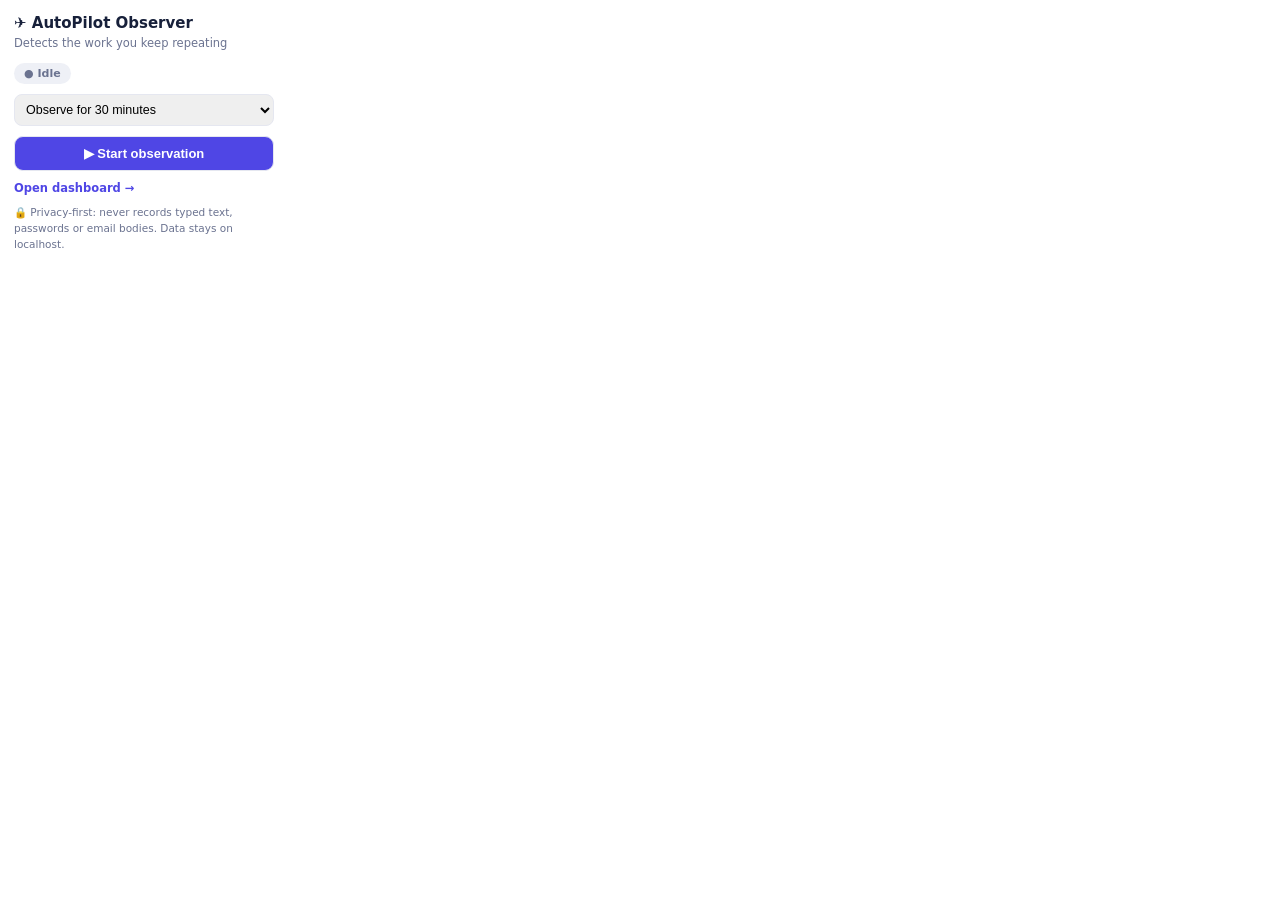
<file: AdoptChonk (Mehdi)/extension/popup.html>
<!DOCTYPE html>
<html>
<head>
<meta charset="utf-8">
<style>
  body { font-family: "Segoe UI", system-ui, sans-serif; width: 260px; margin: 0; padding: 14px; background: #fff; color: #17203a; }
  h1 { font-size: 15px; margin: 0 0 4px; display: flex; align-items: center; gap: 6px; }
  .sub { font-size: 11.5px; color: #6b7390; margin-bottom: 12px; }
  .pill { display: inline-block; font-size: 11px; font-weight: 700; padding: 4px 10px; border-radius: 999px; margin-bottom: 10px; }
  .pill.idle { background: #eef0f6; color: #6b7390; }
  .pill.rec { background: #fee2e2; color: #dc2626; animation: pulse 1.2s infinite; }
  @keyframes pulse { 50% { opacity: .55; } }
  button { width: 100%; padding: 9px; border-radius: 9px; border: 1px solid #e5e7f0; background: #4f46e5; color: #fff; font-weight: 700; font-size: 13px; cursor: pointer; }
  button.secondary { background: #fff; color: #17203a; margin-top: 8px; }
  select { width: 100%; padding: 7px; margin-bottom: 10px; border-radius: 8px; border: 1px solid #e5e7f0; font-size: 12.5px; }
  .status { font-size: 11.5px; color: #6b7390; margin-top: 8px; line-height: 1.5; white-space: pre-wrap; }
  .status.err { color: #dc2626; }
  .privacy { font-size: 10.5px; color: #6b7390; margin-top: 10px; line-height: 1.5; }
  a { font-size: 11.5px; color: #4f46e5; display: block; margin-top: 10px; text-decoration: none; font-weight: 600; }
</style>
</head>
<body>
  <h1>✈️ AutoPilot Observer</h1>
  <div class="sub">Detects the work you keep repeating</div>
  <span id="pill" class="pill idle">● Idle</span>
  <select id="duration">
    <option value="live">🔴 Live - until I stop (detects tasks as I work)</option>
    <option value="5">Observe for 5 minutes</option>
    <option value="15">Observe for 15 minutes</option>
    <option value="30" selected>Observe for 30 minutes</option>
  </select>
  <button id="toggle">▶ Start observation</button>
  <div id="status" class="status"></div>
  <a href="http://localhost:8000/" target="_blank">Open dashboard →</a>
  <div class="privacy">🔒 Privacy-first: never records typed text, passwords or email bodies. Data stays on localhost.</div>
  <script src="popup.js"></script>
</body>
</html>
</file>
